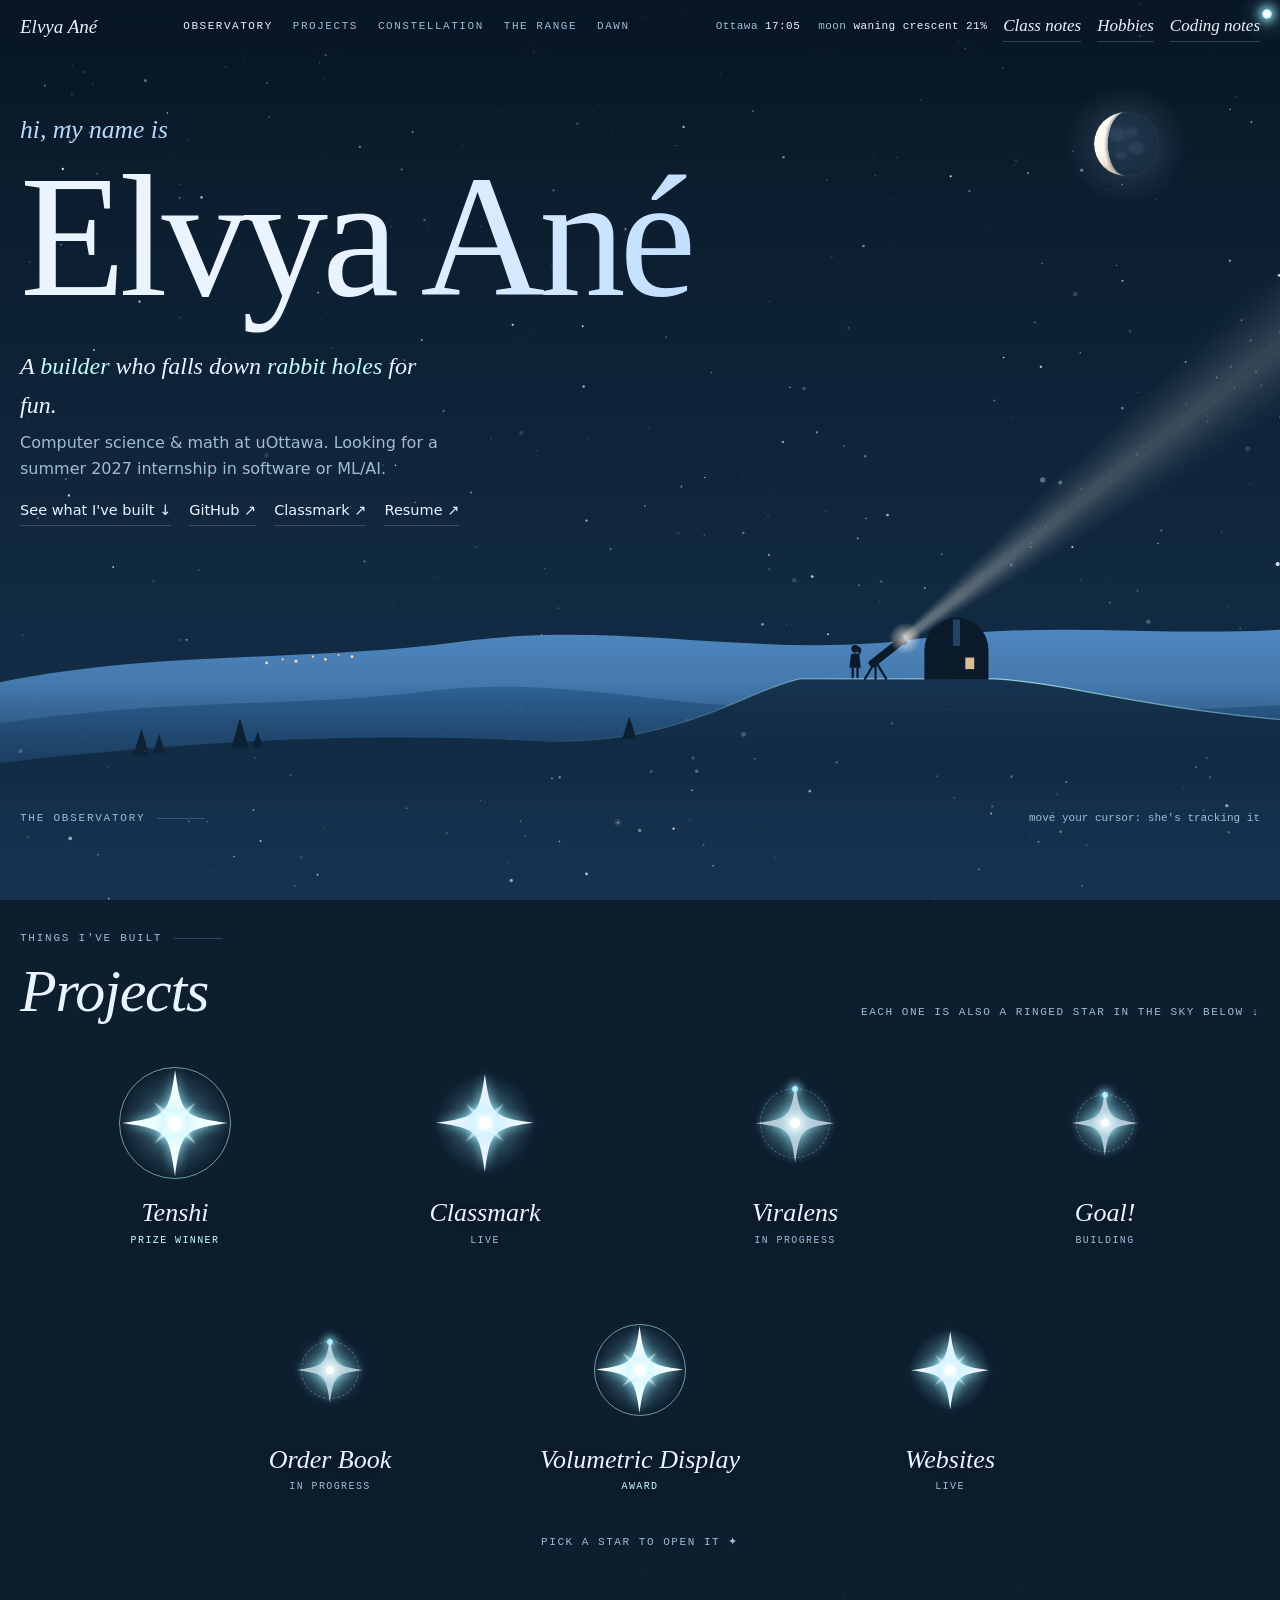
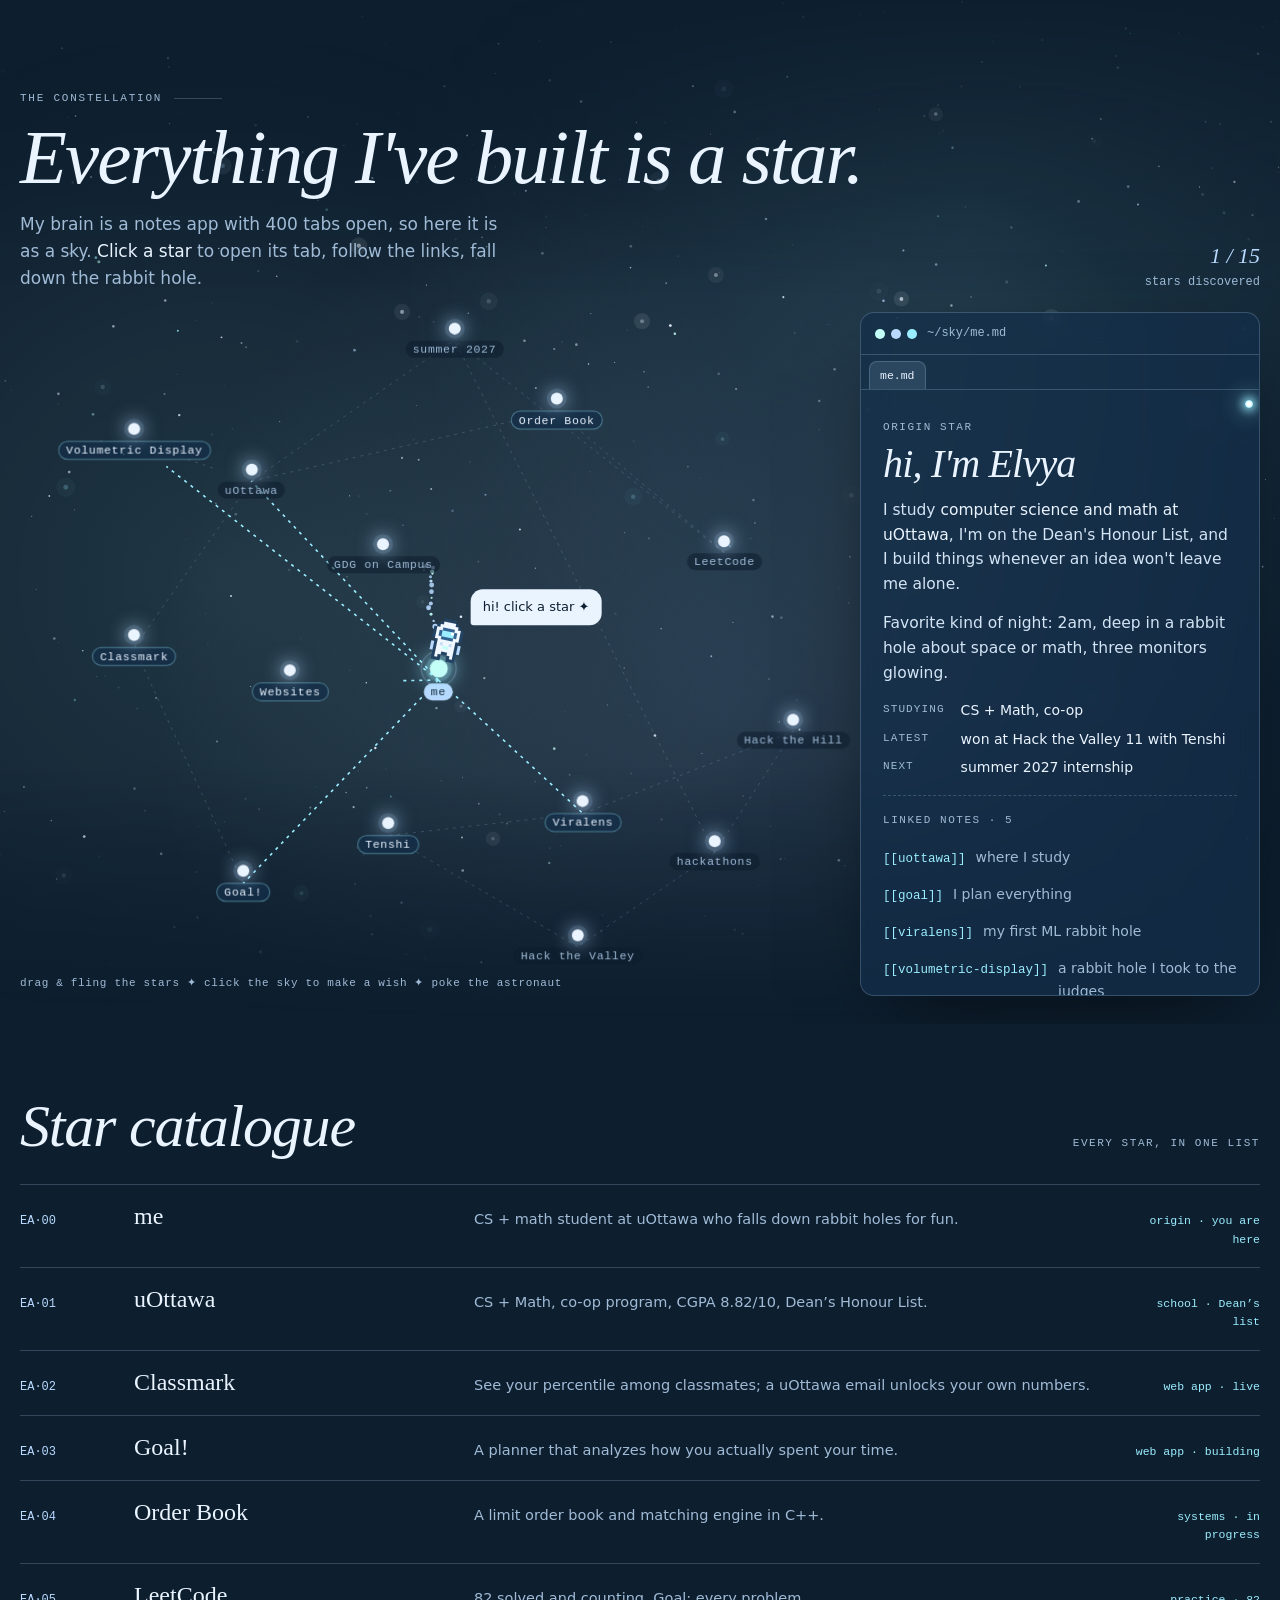
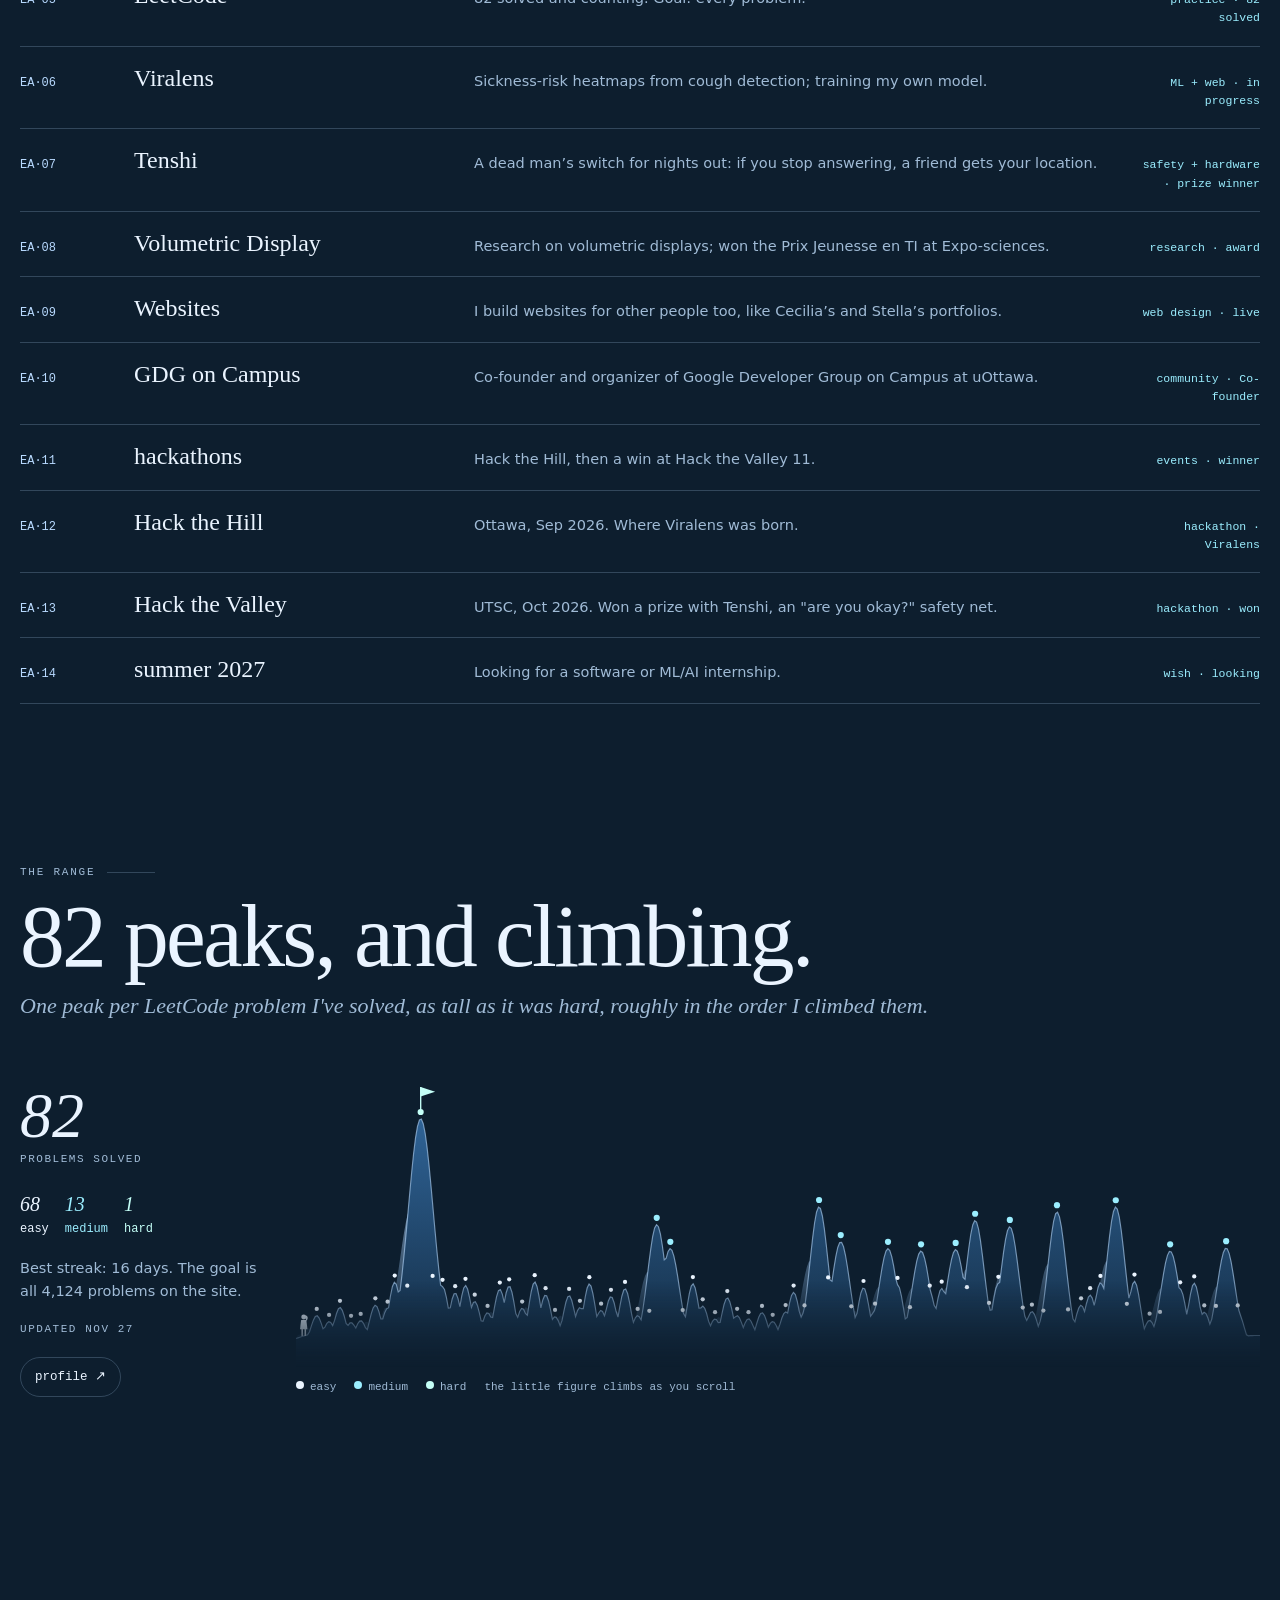
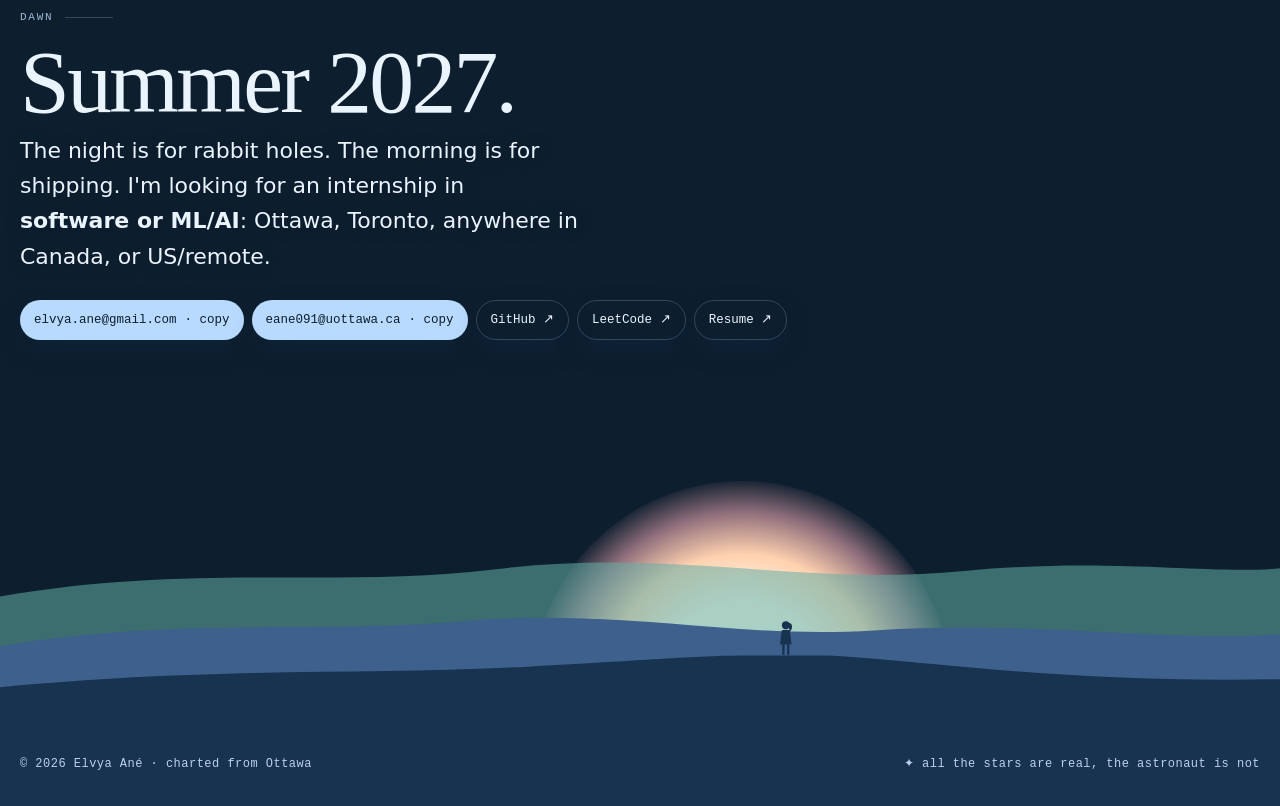
<file: index.html>
<!doctype html><html lang="en"><head><meta charset="utf-8">
<meta http-equiv="Content-Security-Policy" content="default-src 'none'; script-src 'self'; style-src 'self' 'unsafe-inline' https://fonts.googleapis.com; font-src https://fonts.gstatic.com; img-src 'self' data:; connect-src 'self'; manifest-src 'self'; base-uri 'none'; form-action 'none'; object-src 'none'">
<meta name="referrer" content="strict-origin-when-cross-origin">
<meta name=viewport content="width=device-width,initial-scale=1,viewport-fit=cover"><style>:root{color-scheme:light;box-sizing:border-box;padding-top:env(safe-area-inset-top,0px);padding-bottom:env(safe-area-inset-bottom,0px)}html{scroll-padding-top:env(safe-area-inset-top,0px)}body{margin:0;padding:0;font:14px -apple-system,BlinkMacSystemFont,sans-serif;background:#ffffff;color:#000000}img{max-width:100%}[hidden]:not([hidden=until-found i]){display:none!important}</style><link rel="icon" type="image/png" sizes="64x64" href="icons/favicon-64.png"><link rel="apple-touch-icon" href="icons/apple-touch-icon.png"><link rel="manifest" href="manifest.webmanifest"><script src="js/moon.js"></script>
<title>Elvya Ané</title>
<link rel="preconnect" href="https://fonts.googleapis.com">
<link rel="stylesheet" href="https://fonts.googleapis.com/css2?family=Fraunces:ital,opsz,wght,SOFT,WONK@0,9..144,400..600,100,1;1,9..144,300..600,100,1&family=Geist:wght@400;500&family=Geist+Mono:wght@400;500&display=swap">
<style>

:root{
  --night:#0d1e2e;
  --dusk:#1e4266;
  --haze:#4f84b8;
  --lav:#b8daff;
  --sky:#9beeff;
  --rose:#c4fff7;
  --mist:#eaf4ff;
  --dim:#a0bbd6;
  --line:rgba(184,218,255,.22);
  --glass:rgba(20,47,74,.72);
  --f-display:"Fraunces", "Iowan Old Style", Georgia, serif;
  --f-body:"Geist", ui-sans-serif, system-ui, -apple-system, "Segoe UI", sans-serif;
  --f-mono:"Geist Mono", ui-monospace, "SF Mono", Menlo, Consolas, monospace;
  color-scheme: dark;
}
*{box-sizing:border-box}
html{background:var(--night)}
body{background:var(--night);color:var(--mist);font-family:var(--f-body);font-size:16px;line-height:1.6;-webkit-font-smoothing:antialiased;overflow-x:hidden}
::selection{background:var(--lav);color:var(--night)}
/* scrollbars hidden; a glowing dot (js/scrolldot.js) shows scroll position instead */
html,.body{scrollbar-width:none}
html::-webkit-scrollbar,.body::-webkit-scrollbar{display:none}
.sdot{position:fixed;top:0;right:8px;width:10px;height:10px;margin-top:-5px;border-radius:50%;background:radial-gradient(circle,#ffffff 0 35%,var(--sky) 70%);
  box-shadow:0 0 8px 3px rgba(155,238,255,.8),0 0 22px 6px rgba(155,238,255,.4);pointer-events:none;z-index:60;
  opacity:0;transition:opacity .3s;will-change:transform}
.sdot.on{opacity:1}
.win .sdot{position:absolute;right:6px;width:8px;height:8px;margin-top:-4px;z-index:2}
a{color:inherit}
:focus-visible{outline:2px solid var(--sky);outline-offset:3px;border-radius:4px}
.mono{font-family:var(--f-mono);font-size:12px;letter-spacing:.04em}
.lab{font-family:var(--f-mono);font-size:11px;letter-spacing:.14em;text-transform:uppercase;color:var(--dim)}
.disp{font-family:var(--f-display);font-variation-settings:"SOFT" 100,"WONK" 1}


.sky{position:relative;background:
  radial-gradient(120% 60% at 50% 115%, rgba(196,255,247,.35), transparent 60%),
  radial-gradient(80% 50% at 85% 100%, rgba(155,238,255,.25), transparent 60%),
  linear-gradient(180deg, #0a1927 0%, var(--dusk) 52%, var(--haze) 88%, #76a6d8 100%);
  padding-left:max(20px,env(safe-area-inset-left,0px));padding-right:max(20px,env(safe-area-inset-right,0px));padding-block:20px 28px;overflow:hidden}
#stars{position:absolute;inset:0;width:100%;height:100%;-webkit-mask-image:linear-gradient(180deg,transparent 0,#000000 340px,#000000 calc(100% - 260px),transparent 100%);mask-image:linear-gradient(180deg,transparent 0,#000000 340px,#000000 calc(100% - 260px),transparent 100%)}
.top{position:relative;z-index:3;display:flex;justify-content:space-between;align-items:center;gap:14px;flex-wrap:wrap;max-width:1320px;margin:0 auto}
.top .me{font-family:var(--f-mono);font-size:13px}
.hud{display:flex;gap:18px;flex-wrap:wrap;color:var(--dim)}
.hud b{color:var(--mist);font-weight:500}
.intro{position:relative;z-index:3;max-width:1320px;margin:34px auto 0;display:grid;grid-template-columns:minmax(0,1fr) auto;gap:20px;align-items:end}
.intro h1{font-family:var(--f-display);font-variation-settings:"SOFT" 100,"WONK" 1;font-style:italic;font-weight:400;font-size:clamp(56px,9vw,124px);line-height:.88;letter-spacing:-.03em;margin:0;
  background:linear-gradient(100deg,var(--mist) 20%,var(--lav) 55%,var(--sky) 90%);-webkit-background-clip:text;background-clip:text;color:transparent}
.intro p{margin:16px 0 0;max-width:46ch;color:var(--dim);font-size:17px}
.intro p b{color:var(--mist);font-weight:500}
.found{font-family:var(--f-mono);font-size:12px;color:var(--dim);text-align:right;white-space:nowrap}
.found b{color:var(--lav);font-size:22px;font-weight:500;font-family:var(--f-display);font-style:italic}

.desk{position:relative;z-index:3;max-width:1320px;margin:20px auto 0;display:grid;grid-template-columns:minmax(0,1fr) 400px;gap:24px;align-items:stretch}
.stage{position:relative;height:min(76vh,700px);min-height:520px}
#links{position:absolute;inset:0;width:100%;height:100%;overflow:visible;pointer-events:none}
#links line{stroke:var(--lav);stroke-opacity:.18;stroke-width:1;stroke-dasharray:3 5;vector-effect:non-scaling-stroke;transition:stroke-opacity .5s}
#links line.lit{stroke-opacity:.75;stroke-dasharray:none}
#links line.hot{stroke:var(--sky);stroke-opacity:1;stroke-width:1.6}

.star::before{content:"";position:absolute;inset:-14px -10px;border-radius:40px}
.star{position:absolute;left:0;top:0;background:none;border:0;padding:16px 18px;cursor:grab;touch-action:none;transition:opacity .35s;will-change:transform;color:var(--mist);display:flex;flex-direction:column;align-items:center;gap:6px;z-index:2}
.star .dot{width:12px;height:12px;border-radius:50%;background:var(--mist);box-shadow:0 0 0 4px rgba(184,218,255,.14),0 0 18px 4px rgba(184,218,255,.55);transition:transform .3s cubic-bezier(.3,1.6,.5,1),box-shadow .3s;position:relative}
.star .dot::after{content:"";position:absolute;inset:-9px;border-radius:50%;border:1px solid rgba(184,218,255,.35);opacity:0;transform:scale(.6);transition:.4s}
.star.big .dot{width:18px;height:18px;background:#ffffff;box-shadow:0 0 0 6px rgba(196,255,247,.18),0 0 28px 8px rgba(196,255,247,.55)}
.star .lbl{font-family:var(--f-mono);font-size:11.5px;letter-spacing:.06em;white-space:nowrap;padding:2px 7px;border-radius:20px;background:rgba(13,30,46,.55);color:var(--dim);transition:color .2s,background .2s}
.star:hover .dot{transform:scale(1.35)}
.star:hover .lbl,.star.seen .lbl{color:var(--mist)}
.star.seen .dot{background:var(--sky);box-shadow:0 0 0 4px rgba(155,238,255,.18),0 0 20px 6px rgba(155,238,255,.6)}
.star.big.seen .dot{background:var(--rose)}
.star.on .dot::after{opacity:1;transform:scale(1);animation:ring 2.4s ease-out infinite}
.star.on .lbl{background:var(--lav);color:var(--night)}
.star.drag{cursor:grabbing}.star.drag .dot{transform:scale(1.6)}
.stage.focus .star.dim{opacity:.28}
#links line.dim{stroke-opacity:.05}
.body.enter{animation:enter .45s cubic-bezier(.2,.8,.2,1)}
@keyframes enter{from{opacity:.0;transform:translateY(10px)}}
.found b.pop{animation:pop .5s cubic-bezier(.3,1.8,.5,1)}
@keyframes pop{40%{transform:scale(1.35);color:var(--rose)}}
.found b{display:inline-block}
#fx{position:absolute;inset:0;width:100%;height:100%;z-index:6;pointer-events:none}
.star .dot{transition:transform .3s cubic-bezier(.3,1.6,.5,1),box-shadow .3s,opacity .3s}
.star.launch .dot{transform:scale(.25);opacity:.25}
.tab{transition:opacity .2s,transform .2s}
.tab.pending{opacity:0;transform:scale(.5) translateY(6px)}
.tab.landed{animation:land .7s cubic-bezier(.3,1.6,.5,1)}
@keyframes land{0%{transform:scale(.5);box-shadow:0 0 0 0 rgba(155,238,255,.9);background:rgba(155,238,255,.5)}60%{transform:scale(1.08);box-shadow:0 0 24px 6px rgba(184,218,255,.6)}100%{transform:none;box-shadow:none}}
.win.glow{animation:wglow .9s ease-out}
@keyframes wglow{0%{border-color:var(--sky);box-shadow:0 0 0 1px var(--sky),0 0 60px 4px rgba(155,238,255,.35),0 30px 80px -30px rgba(0,0,0,.6)}100%{}}
@keyframes ring{0%{transform:scale(.7);opacity:1}100%{transform:scale(1.9);opacity:0}}


#naut{position:absolute;left:0;top:0;z-index:4;width:36px;height:42px;cursor:pointer;background:none;border:0;padding:0;will-change:transform}
#naut canvas{width:36px;height:42px;image-rendering:pixelated;animation:bob 2.6s ease-in-out infinite;display:block}
@keyframes bob{50%{transform:translateY(-6px) rotate(-6deg)}}
#bubble{position:absolute;left:0;top:0;z-index:5;width:max-content;max-width:230px;padding:9px 12px;border-radius:12px 12px 12px 3px;background:var(--mist);color:var(--night);font-size:13px;line-height:1.4;pointer-events:none;opacity:0;transition:opacity .3s}
#bubble.show{opacity:1}
.hint{position:absolute;left:0;bottom:4px;z-index:3;color:var(--dim);font-family:var(--f-mono);font-size:11px;letter-spacing:.06em}


.win{background:var(--glass);-webkit-backdrop-filter:blur(14px);backdrop-filter:blur(14px);border:1px solid var(--line);border-radius:14px;display:flex;flex-direction:column;min-height:0;height:min(76vh,700px);min-height:520px;overflow:hidden;box-shadow:0 30px 80px -30px rgba(0,0,0,.6)}
.bar{display:flex;align-items:center;gap:10px;padding:11px 14px;border-bottom:1px solid var(--line)}
.lights{display:flex;gap:6px}
.lights i{width:10px;height:10px;border-radius:50%;background:var(--rose)}
.lights i:nth-child(2){background:var(--lav)}.lights i:nth-child(3){background:var(--sky)}
.path{font-family:var(--f-mono);font-size:12px;color:var(--dim);overflow:hidden;text-overflow:ellipsis;white-space:nowrap}
.tabs{display:flex;gap:2px;padding:6px 8px 0;overflow-x:auto;border-bottom:1px solid var(--line);scrollbar-width:none}
.tabs::-webkit-scrollbar{display:none}
.tab{flex:none;display:flex;align-items:center;gap:8px;font-family:var(--f-mono);font-size:11.5px;color:var(--dim);background:transparent;border:1px solid transparent;border-bottom:0;border-radius:8px 8px 0 0;padding:7px 10px;cursor:pointer}
.tab.on{background:rgba(184,218,255,.12);color:var(--mist);border-color:var(--line)}
.tab .x{opacity:.5;padding:0 2px}
.tab .x:hover{opacity:1;color:var(--rose)}
.body{padding:22px 22px 24px;overflow-y:auto;flex:1;min-height:0}
.body h2{font-family:var(--f-display);font-variation-settings:"SOFT" 100,"WONK" 1;font-style:italic;font-weight:400;font-size:40px;line-height:1;letter-spacing:-.02em;margin:6px 0 14px}
.body p{margin:0 0 14px;color:#d3e4f5;font-size:15.5px}
.body p b{color:var(--mist);font-weight:500}
.chips{display:flex;flex-wrap:wrap;gap:6px;margin:4px 0 16px}
.chips span{font-family:var(--f-mono);font-size:11px;padding:3px 9px;border-radius:20px;background:rgba(155,238,255,.1);color:var(--sky);border:1px solid rgba(155,238,255,.2)}
.kv{display:grid;grid-template-columns:auto 1fr;gap:6px 16px;font-size:14px;margin:4px 0 16px}
.kv dt{font-family:var(--f-mono);font-size:11px;letter-spacing:.1em;text-transform:uppercase;color:var(--dim);padding-top:2px}
.kv dd{margin:0}
.btn{display:inline-flex;align-items:center;gap:8px;font-family:var(--f-mono);font-size:12.5px;text-decoration:none;padding:9px 14px;border-radius:30px;background:var(--lav);color:var(--night);border:0;cursor:pointer;transition:background .2s,transform .2s}
.btn:hover{background:var(--sky);transform:translateY(-1px)}
.btn.ghost{background:transparent;color:var(--mist);border:1px solid var(--line)}
.btn.ghost:hover{border-color:var(--sky);background:transparent}
.btns{display:flex;flex-wrap:wrap;gap:8px;margin-bottom:18px}
.back{margin-top:8px;padding-top:16px;border-top:1px dashed var(--line)}
.back .lab{display:block;margin-bottom:10px}
.backlink{display:flex;gap:10px;align-items:baseline;width:100%;text-align:left;background:none;border:0;color:var(--mist);padding:7px 0;cursor:pointer;font:inherit;font-size:14px}
.backlink b{font-family:var(--f-mono);font-weight:400;font-size:12.5px;color:var(--sky);white-space:nowrap}
.backlink span{color:var(--dim)}
.backlink:hover b{text-decoration:underline}


.cat{max-width:1320px;margin:0 auto;padding-block:72px 40px;padding-left:max(20px,env(safe-area-inset-left,0px));padding-right:max(20px,env(safe-area-inset-right,0px))}
.cat-head{display:flex;justify-content:space-between;align-items:baseline;gap:16px;flex-wrap:wrap;margin-bottom:28px}
.cat-head h2{font-family:var(--f-display);font-variation-settings:"SOFT" 100,"WONK" 1;font-style:italic;font-weight:400;font-size:clamp(36px,5vw,60px);margin:0;line-height:1;letter-spacing:-.02em}
.cat ol{list-style:none;margin:0;padding:0;border-top:1px solid var(--line)}
.cat li{display:grid;grid-template-columns:90px minmax(0,1fr) minmax(0,2fr) 130px;gap:8px 24px;padding:18px 0;border-bottom:1px solid var(--line);align-items:baseline;cursor:pointer;transition:background .2s}
.cat li:hover{background:rgba(184,218,255,.05)}
.cat .des{font-family:var(--f-mono);font-size:12px;color:var(--lav)}
.cat .nm{font-family:var(--f-display);font-variation-settings:"SOFT" 100,"WONK" 1;font-size:24px;line-height:1.1}
.cat .ds{color:var(--dim);font-size:14.5px}
.cat .st{font-family:var(--f-mono);font-size:11.5px;color:var(--sky);text-align:right}
footer{max-width:1320px;margin:0 auto;display:flex;justify-content:space-between;gap:16px;flex-wrap:wrap;padding-block:24px 40px;border-top:1px solid var(--line);color:var(--dim);
  padding-left:max(20px,env(safe-area-inset-left,0px));padding-right:max(20px,env(safe-area-inset-right,0px))}

@media (max-width:980px){
  .desk{grid-template-columns:1fr}
  .stage{height:640px;min-height:0}
  .win{height:auto;min-height:0;max-height:none}
  .body{overflow:visible}
  .cat li{grid-template-columns:70px minmax(0,1fr) auto}
  .cat .ds{grid-column:2/-1}
  .intro{grid-template-columns:1fr}
  .found{text-align:left}
}
@media (max-width:520px){
  .hud span:nth-child(2){display:none}
  .star .lbl{font-size:10.5px}
}


#atmo{position:fixed;inset:0;z-index:0;background:linear-gradient(180deg,#091725,#153350)}
#night{position:fixed;inset:0;width:100%;height:100%;z-index:0;pointer-events:none}
.plate,.sky,.cat,footer{position:relative;z-index:1}
.sky{background:transparent;padding-block:96px 28px}
.nav{position:fixed;top:0;left:0;right:0;z-index:20;display:flex;justify-content:space-between;align-items:center;gap:16px;
  padding-block:calc(12px + env(safe-area-inset-top,0px)) 12px;padding-left:max(20px,env(safe-area-inset-left,0px));padding-right:max(20px,env(safe-area-inset-right,0px));
  background:transparent;isolation:isolate}
.nav::before{content:"";position:absolute;left:0;right:0;top:0;height:calc(100% + 56px);z-index:-1;pointer-events:none;
  background:linear-gradient(180deg,rgba(9,23,37,calc(var(--navA,.82)*.75)) 0%,rgba(9,23,37,calc(var(--navA,.82)*.35)) 45%,rgba(9,23,37,0) 100%);
  -webkit-backdrop-filter:blur(6px);backdrop-filter:blur(6px);
  -webkit-mask-image:linear-gradient(180deg,#000000 0%,rgba(0,0,0,.6) 45%,transparent 100%);mask-image:linear-gradient(180deg,#000000 0%,rgba(0,0,0,.6) 45%,transparent 100%)}
.nav .me{font-family:var(--f-display);font-variation-settings:"SOFT" 100,"WONK" 1;font-style:italic;font-size:19px;text-decoration:none}
.nav nav{display:flex;gap:20px}
.nav nav a{font-family:var(--f-mono);font-size:11px;letter-spacing:.14em;text-transform:uppercase;color:var(--dim);text-decoration:none;transition:color .2s}
.nav nav a i{font-style:normal;color:var(--lav);opacity:.7;margin-right:6px}
.nav nav a:hover,.nav nav a.on{color:var(--mist)}
.nav .hud{font-size:11px}
.navr{display:flex;align-items:center;gap:16px}
.notesbtn{font-family:var(--f-display);font-variation-settings:"SOFT" 100,"WONK" 1;font-style:italic;font-size:17px;text-decoration:none;color:var(--mist);padding:0 0 2px;border-bottom:1px solid var(--line);white-space:nowrap;transition:border-color .2s,color .2s}
.notesbtn:hover{border-color:var(--sky);color:var(--sky)}
.chart{font-family:var(--f-mono);font-size:11px;letter-spacing:.16em;text-transform:uppercase;color:var(--dim);display:flex;align-items:center;gap:12px}
.chart::after{content:"";width:48px;height:1px;background:var(--line)}
.wrap{max-width:1320px;margin:0 auto;padding-left:max(20px,env(safe-area-inset-left,0px));padding-right:max(20px,env(safe-area-inset-right,0px))}
.disp-i{font-family:var(--f-display);font-variation-settings:"SOFT" 100,"WONK" 1;font-style:italic;font-weight:400}


.p1{min-height:92svh;display:flex;flex-direction:column;justify-content:flex-end;padding-top:110px;overflow:hidden}
.p1 .copy{position:relative;z-index:3;width:100%}
.hello{font-size:clamp(20px,2vw,26px);color:var(--lav);margin:0 0 4px}
.p1 h1{font-family:var(--f-display);font-variation-settings:"SOFT" 100,"WONK" 1;font-weight:400;font-size:clamp(76px,13.5vw,196px);line-height:.95;padding-bottom:.22em;margin:0 0 -.16em;letter-spacing:-.035em;
  background:linear-gradient(100deg,var(--mist) 25%,var(--lav) 60%,var(--sky) 95%);-webkit-background-clip:text;background-clip:text;color:transparent;text-wrap:balance}
.p1 .tag{font-size:clamp(18px,2vw,24px);margin:18px 0 6px;max-width:34ch}
.p1 .tag em{color:var(--rose)}
.p1 .sub{color:var(--dim);margin:0 0 18px;max-width:46ch}
.links{display:flex;flex-wrap:wrap;gap:18px}
.links a{font-size:14.5px;text-decoration:none;border-bottom:1px solid var(--line);padding-bottom:2px;transition:border-color .2s,color .2s}
.links a:hover{border-color:var(--sky);color:var(--sky)}
#beamc{position:absolute;inset:0;width:100%;height:100%;z-index:4;pointer-events:none;mix-blend-mode:screen}
#moonsvg{position:absolute;top:80px;right:max(16px,7vw);width:clamp(96px,10vw,150px);height:auto;z-index:2}
.land{position:relative;width:100%;height:clamp(230px,40vh,430px);margin-top:-40px;z-index:2}
.land svg{position:absolute;inset:0;width:100%;height:100%;overflow:visible;-webkit-mask-image:linear-gradient(180deg,#000000 55%,transparent 100%);mask-image:linear-gradient(180deg,#000000 55%,transparent 100%)}
.land .lyr{transition:transform .6s cubic-bezier(.2,.7,.2,1)}
.land .cap{position:absolute;left:max(20px,env(safe-area-inset-left,0px));bottom:18px;z-index:3}
.land .cap2{position:absolute;right:max(20px,env(safe-area-inset-right,0px));bottom:18px;z-index:3;font-family:var(--f-mono);font-size:11px;color:var(--dim)}


.intro h2{font-family:var(--f-display);font-variation-settings:"SOFT" 100,"WONK" 1;font-style:italic;font-weight:400;font-size:clamp(44px,6vw,84px);line-height:.95;letter-spacing:-.025em;margin:14px 0 0}


.p3{padding-block:120px 72px}
.p3 h2,.p4 h2{font-family:var(--f-display);font-variation-settings:"SOFT" 100,"WONK" 1;font-weight:400;font-size:clamp(48px,7vw,104px);line-height:.92;letter-spacing:-.03em;margin:14px 0 10px;text-wrap:balance}
.p3 .lede{font-size:clamp(18px,1.8vw,22px);color:var(--dim);margin:0 0 36px}
.range{display:grid;grid-template-columns:240px minmax(0,1fr);gap:36px;align-items:end}
.tally{display:grid;gap:18px}
.tally .n{font-family:var(--f-display);font-variation-settings:"SOFT" 100,"WONK" 1;font-style:italic;font-size:64px;line-height:.9;font-variant-numeric:tabular-nums}
.tally .row3{display:flex;gap:16px;font-family:var(--f-mono);font-size:12px;color:var(--dim)}
.tally .row3 b{font-weight:500;display:block;font-size:20px;font-family:var(--f-display);font-style:italic}
.tally .e{color:var(--mist)}.tally .m{color:var(--sky)}.tally .h{color:var(--rose)}
.tally p{margin:0;color:var(--dim);font-size:14.5px}
.ridgebox{position:relative;min-width:0}
#ridge{width:100%;height:auto;display:block;overflow:visible;cursor:crosshair;-webkit-mask-image:linear-gradient(180deg,#000000 72%,transparent 100%);mask-image:linear-gradient(180deg,#000000 72%,transparent 100%)}
#tip{position:absolute;left:0;top:0;pointer-events:none;font-family:var(--f-mono);font-size:11.5px;padding:5px 9px;border-radius:8px;background:var(--mist);color:var(--night);white-space:nowrap;opacity:0;transition:opacity .15s}
.legend{display:flex;gap:18px;font-family:var(--f-mono);font-size:11px;color:var(--dim);margin-top:12px;flex-wrap:wrap}
.legend i{display:inline-block;width:8px;height:8px;border-radius:50%;margin-right:6px;vertical-align:1px}


.p4{min-height:96svh;position:relative;overflow:hidden;padding-top:140px}
.p4 .copy{position:relative;z-index:3}
.p4 p{font-size:clamp(18px,1.8vw,22px);max-width:40ch;margin:0 0 26px;text-shadow:0 1px 18px rgba(20,48,80,.35)}
.p4 .btn{box-shadow:0 10px 30px -10px rgba(20,48,80,.6)}
#sun{position:absolute;left:58%;bottom:0;width:min(420px,70vw);aspect-ratio:1;border-radius:50%;transform:translate(-50%,40%);z-index:1;
  background:radial-gradient(circle at 50% 50%,#fff6e8 0 30%,#ffd2b0 46%,rgba(255,180,190,.55) 60%,rgba(170,255,244,0) 72%)}
.horizon{position:absolute;left:0;right:0;bottom:0;height:clamp(160px,30vh,300px);z-index:2}
.horizon svg{width:100%;height:100%;display:block}
footer{max-width:none;border-top:0;margin-top:-2px;background:#183350;color:#b9d1ec;
  padding-left:max(20px,env(safe-area-inset-left,0px),calc((100% - 1280px)/2));padding-right:max(20px,env(safe-area-inset-right,0px),calc((100% - 1280px)/2))}

@media (max-width:980px){
  .nav nav{display:none}
  .range{grid-template-columns:1fr}
  .tally{grid-template-columns:auto 1fr;align-items:end}
}
@media (max-width:520px){.nav .hud span:nth-child(2){display:none}.navr{gap:10px}.nav .me{white-space:nowrap}.tally{grid-template-columns:1fr}}


.cap2 .tch{display:none}
@media (hover:none){.cap2 .hov{display:none}.cap2 .tch{display:inline}}
@media (max-width:600px){
  .land .cap{bottom:44px}
  .land .cap2{left:max(20px,env(safe-area-inset-left,0px));right:auto;bottom:18px}
  .cat li{grid-template-columns:52px minmax(0,1fr);gap:4px 14px;padding:16px 0}
  .cat .des{grid-column:1;grid-row:1}
  .cat .nm,.cat .ds,.cat .st{grid-column:2}
  .cat .st{text-align:left}
  .p4 .btns{gap:10px}
}
@media (prefers-reduced-motion:reduce){*{animation:none!important;transition:none!important}}

/* projects shelf: the builds, up front, before the sky */
.shelf{position:relative;z-index:1;max-width:1320px;margin:0 auto;padding-block:84px 8px;padding-left:max(20px,env(safe-area-inset-left,0px));padding-right:max(20px,env(safe-area-inset-right,0px))}
.shelf .cat-head{align-items:end}
.shelf .cat-head h2{margin-top:14px}
/* each project is a star on the shelf; click one and it slides aside to show its notes */
.pshelf{display:flex;flex-wrap:wrap;justify-content:center;row-gap:30px;margin-top:20px}
.pstar{flex:0 0 25%;min-width:0;--px:calc(var(--s)*118px);position:relative;padding:150px 10px 20px;display:flex;flex-direction:column;align-items:center;background:none;border:0;border-radius:18px;cursor:pointer;color:var(--mist);font:inherit}
.ps-art{position:absolute;left:50%;top:74px;width:0;height:0;pointer-events:none;transition:top .3s cubic-bezier(.3,1.6,.5,1);animation:psfloat var(--fd,7s) ease-in-out var(--fo,0s) infinite}
.ps-art>*{position:absolute;left:0;top:0}
.pstar:hover .ps-art{top:68px;animation-play-state:paused}
@keyframes psfloat{0%,100%{translate:0 0;rotate:0deg}25%{translate:var(--fx) -9px;rotate:4deg}50%{translate:0 -15px;rotate:0deg}75%{translate:calc(var(--fx)*-1) -6px;rotate:-4deg}}
.ps-glow{width:var(--px);height:var(--px);margin:calc(var(--px)/-2) 0 0 calc(var(--px)/-2);border-radius:50%;background:radial-gradient(circle,rgba(196,255,247,.55) 0,rgba(155,238,255,.22) 28%,transparent 66%);animation:pstw 3.4s ease-in-out var(--d) infinite}
.ps-core{width:calc(var(--px)*.11);height:calc(var(--px)*.11);margin:calc(var(--px)*-.055) 0 0 calc(var(--px)*-.055);border-radius:50%;background:#ffffff;box-shadow:0 0 10px 3px #ffffff,0 0 26px 8px rgba(155,238,255,.7);transition:transform .3s}
.pstar:hover .ps-core,.pstar.sel .ps-core{transform:scale(1.5)}
.ps-ray{width:calc(var(--px)*.9);height:calc(var(--px)*.9);margin:calc(var(--px)*-.45) 0 0 calc(var(--px)*-.45);fill:#eaf4ff;filter:drop-shadow(0 0 6px rgba(155,238,255,.9));animation:psspin 18s linear infinite,pstw 2.6s ease-in-out var(--d) infinite}
.ps-ray2{transform:rotate(45deg) scale(.55);opacity:.7;animation:psspin2 26s linear infinite reverse}
.ps-ring{width:calc(var(--px)*.95);height:calc(var(--px)*.95);margin:calc(var(--px)*-.475) 0 0 calc(var(--px)*-.475);border-radius:50%;border:1px solid rgba(196,255,247,.55);animation:psring 3.2s ease-out var(--d) infinite}
.pstar.award .ps-ray{fill:#f4fffd}
.pstar.forming .ps-ray{opacity:.75;animation:psspin 30s linear infinite,psform 2.2s ease-in-out var(--d) infinite}
.ps-orbit{width:calc(var(--px)*.8);height:calc(var(--px)*.8);margin:calc(var(--px)*-.4) 0 0 calc(var(--px)*-.4);border-radius:50%;border:1px dashed rgba(184,218,255,.35);animation:psspin 7s linear infinite}
.ps-orbit i{position:absolute;left:50%;top:-3px;width:6px;height:6px;margin-left:-3px;border-radius:50%;background:var(--sky);box-shadow:0 0 8px 2px var(--sky)}
@keyframes pstw{50%{opacity:.55;transform:scale(.86)}}
@keyframes psform{50%{opacity:.35;transform:scale(.7) rotate(20deg)}}
@keyframes psspin{to{transform:rotate(360deg)}}
@keyframes psspin2{from{transform:rotate(45deg) scale(.55)}to{transform:rotate(405deg) scale(.55)}}
@keyframes psring{0%{transform:scale(.5);opacity:.9}100%{transform:scale(1.6);opacity:0}}
.ps-lbl{font-family:var(--f-display);font-variation-settings:"SOFT" 100,"WONK" 1;font-style:italic;font-size:26px;line-height:1.1;text-align:center;text-shadow:0 1px 14px rgba(9,23,37,.9);transition:color .2s}
.ps-lbl em{display:block;margin-top:7px;font-family:var(--f-mono);font-style:normal;font-size:10px;letter-spacing:.14em;text-transform:uppercase;color:var(--dim)}
.pstar.award .ps-lbl em{color:var(--rose)}
.pstar:hover .ps-lbl{color:var(--sky)}
.phint{text-align:center;margin:22px 0 0}
.pshelf.open{display:grid;grid-template-columns:300px minmax(0,1fr);column-gap:56px;align-items:start}
.pshelf.open .pstar:not(.sel){display:none}
.pshelf.open .pstar.sel{--px:calc(var(--s)*200px);padding-top:250px;position:sticky;top:90px}
.pshelf.open .pstar.sel .ps-art{top:120px}
.pshelf.open .pstar.sel .ps-lbl{font-size:34px}
.pshelf.open+.phint{visibility:hidden}
.pinfo{padding-top:24px;max-width:66ch;min-width:0}
.pinfo h2{font-family:var(--f-display);font-variation-settings:"SOFT" 100,"WONK" 1;font-style:italic;font-weight:400;font-size:clamp(44px,5vw,68px);line-height:1;letter-spacing:-.02em;margin:10px 0 18px}
.pinfo p{margin:0 0 16px;color:#d3e4f5;font-size:17px;line-height:1.65}
.pinfo p b{color:var(--mist);font-weight:500}
.pinfo .kv{font-size:15px}
.pback,.psky{background:none;border:0;padding:0;cursor:pointer;font-family:var(--f-mono);font-size:12px;letter-spacing:.1em;text-transform:uppercase;color:var(--dim);transition:color .2s}
.pback{display:block;margin-bottom:22px}
.psky{margin-top:6px;color:var(--sky)}
.pback:hover,.psky:hover{color:var(--mist)}
.pgal{margin:30px 0 26px}
.pgal-grid{display:flex;justify-content:center;align-items:flex-start;flex-wrap:wrap;margin-top:16px;padding:26px 0 30px}
.pgal-ph{position:relative;flex:0 0 35%;padding:10px 10px 0;margin:0 -.3%;background:#f3eee4;border:0;border-radius:3px;color:#24364a;font:inherit;cursor:zoom-in;box-shadow:0 18px 34px -12px rgba(0,0,0,.85);transition:transform .45s cubic-bezier(.2,.8,.2,1),box-shadow .35s}
.pgal-ph.tall{flex-basis:28%}
.pgal-ph img{display:block;width:100%;height:auto;aspect-ratio:var(--ar);object-fit:contain;border-radius:1px;background:#0a1826;filter:saturate(.95);transition:filter .35s}
.pgal-ph span{display:block;padding:10px 4px 13px;font-family:var(--f-display);font-style:italic;font-variation-settings:"SOFT" 100,"WONK" 1;font-size:17px;line-height:1.2;text-align:center}
.pgal-ph::before{content:'';position:absolute;left:50%;top:-11px;width:72px;height:22px;margin-left:-36px;background:rgba(184,218,255,.45);backdrop-filter:blur(2px);-webkit-backdrop-filter:blur(2px);transform:rotate(-3deg);pointer-events:none}
.pgal-ph[data-k="0"]{transform:rotate(-5deg) translateY(10px);z-index:1}
.pgal-ph[data-k="1"]{transform:rotate(2.5deg) translateY(30px);z-index:2}
.pgal-ph[data-k="2"]{transform:rotate(6deg) translateY(4px);z-index:1}
.pgal-ph:hover,.pgal-ph:focus-visible{transform:rotate(0) translateY(-6px) scale(1.06);z-index:3;box-shadow:0 26px 46px -12px rgba(0,0,0,.9),0 0 34px -6px rgba(155,238,255,.5)}
.pgal-ph:focus-visible{outline:2px solid var(--sky);outline-offset:4px}
.pgal-ph:hover img{filter:none}
.plb{position:fixed;inset:0;z-index:60;display:flex;align-items:center;justify-content:center;padding:56px 72px;background:rgba(7,16,27,.92);backdrop-filter:blur(10px);-webkit-backdrop-filter:blur(10px)}
.plb figure{margin:0;display:flex;flex-direction:column;align-items:center;max-width:100%;max-height:100%}
.plb img{display:block;width:auto;height:auto;max-width:min(100%,1100px);max-height:calc(100vh - 150px);max-height:calc(100dvh - 150px);border-radius:12px;border:1px solid rgba(155,238,255,.25);box-shadow:0 0 60px -10px rgba(155,238,255,.25)}
.plb figcaption{display:flex;gap:16px;justify-content:space-between;width:100%;margin-top:14px;font-family:var(--f-mono);font-size:11px;letter-spacing:.12em;text-transform:uppercase;color:var(--lav)}
.plb-n{color:var(--dim)}
.plb button{position:absolute;background:none;border:0;cursor:pointer;color:var(--mist);font-size:34px;line-height:1;padding:10px 14px;transition:color .2s}
.plb button:hover,.plb button:focus-visible{color:var(--sky)}
.plb-x{top:12px;right:14px;font-size:22px!important}
.plb-p{left:12px;top:50%;translate:0 -50%}
.plb-q{right:12px;top:50%;translate:0 -50%}
@media (max-width:700px){
  .pgal-grid{padding:20px 0 16px;row-gap:26px}
  .pgal-ph{flex-basis:52%;padding:6px 6px 0;margin:0 .6%}
  .pgal-ph.tall{flex-basis:41%}
  .pgal-ph[data-k="2"]{flex-basis:60%;transform:rotate(-3deg)}
  .pgal-ph span{font-size:13px;padding:7px 2px 9px}
  .pgal-ph::before{width:48px;height:15px;margin-left:-24px;top:-8px}
  .plb{padding:56px 12px 40px}
  .plb-p,.plb-q{top:auto;bottom:6px;translate:none}
}
.star.proj .lbl{color:var(--mist);border:1px solid rgba(155,238,255,.4);background:rgba(20,47,74,.75)}
.star.proj.on .lbl{background:var(--lav);color:var(--night);border-color:var(--lav)}
@media (max-width:600px){.shelf{padding-block:64px 0}}
@media (max-width:700px){
  .pshelf{row-gap:20px}
  .pstar{flex-basis:50%;--px:calc(var(--s)*96px);padding-top:122px}
  .ps-art{top:60px}.pstar:hover .ps-art{top:56px}
  .ps-lbl{font-size:21px}
  .pshelf.open{grid-template-columns:1fr}
  .pshelf.open .pstar.sel{--px:calc(var(--s)*110px);position:relative;top:auto;padding:26px 0 26px 128px;align-items:flex-start;min-height:132px;justify-content:center}
  .pshelf.open .pstar.sel .ps-art{left:60px;top:66px}
  .pshelf.open .pstar.sel .ps-lbl,.pshelf.open .pstar.sel .ps-lbl em{text-align:left;font-size:30px}
  .pshelf.open .pstar.sel .ps-lbl em{font-size:10px}
  .pinfo{padding-top:20px}
  .pinfo p{font-size:16px}
}

@media (max-width:440px){.nav .hud{display:none}.notesbtn{font-size:15px}.navr{gap:9px}.nav .me{font-size:17px}}
@media (max-width:370px){.notesbtn{font-size:14px}.navr{gap:7px}}
</style>
</head><body>

<div id="atmo" aria-hidden="true"></div>
<canvas id="night" aria-hidden="true"></canvas>
<svg width="0" height="0" style="position:absolute" aria-hidden="true">
  <symbol id="her" viewBox="0 0 20 40">
    <circle cx="10" cy="6.2" r="4.3"/>
    <path d="M13.4 3.6c2.6.2 4 2.4 3.4 5.6-.4 2-1.6 3.2-2.4 4.4-.3-1.8-.4-3.4-1.4-4.8z"/>
    <path d="M5.4 12.2c1.4-1.2 7.8-1.2 9.2 0l1.8 15.4H3.6z"/>
    <rect x="6" y="27" width="2.6" height="12.4" rx="1.2"/><rect x="11.4" y="27" width="2.6" height="12.4" rx="1.2"/>
  </symbol>
</svg>

<header class="nav">
  <a class="me" href="#observatory">Elvya Ané</a>
  <nav aria-label="Charts">
    <a href="#observatory">Observatory</a><a href="#projects">Projects</a><a href="#constellation">Constellation</a><a href="#range">The range</a><a href="#dawn">Dawn</a>
  </nav>
  <div class="navr"><div class="hud mono"><span>Ottawa <b id="clock">--:--</b></span><span>moon <b id="moon">…</b></span></div><a class="notesbtn" href="notes/">Class notes</a><a class="notesbtn" href="hobbies/">Hobbies</a><a class="notesbtn" href="coding/">Coding notes</a></div>
</header>

<section class="plate p1" id="observatory">
  <canvas id="beamc" aria-hidden="true"></canvas>
  <svg id="moonsvg" viewBox="-80 -80 160 160" role="img" aria-label="Tonight's moon phase">
    <defs>
      <radialGradient id="mHalo"><stop offset=".3" stop-color="#fff1df" stop-opacity=".22"/><stop offset=".55" stop-color="#cce5ff" stop-opacity=".08"/><stop offset="1" stop-color="#b8daff" stop-opacity="0"/></radialGradient>
      <radialGradient id="mLit" cx="-.18" cy="-.22" r="1.15" gradientUnits="objectBoundingBox" fx=".38" fy=".34"><stop offset="0" stop-color="#fffdf8"/><stop offset=".6" stop-color="#fbf4ea"/><stop offset=".92" stop-color="#ece2d6"/><stop offset="1" stop-color="#dcd0c4"/></radialGradient>
      <radialGradient id="mDark" cx=".45" cy=".42" r=".7"><stop offset="0" stop-color="#22394f"/><stop offset="1" stop-color="#172a3d"/></radialGradient>
      <clipPath id="mClip"><path id="moonlit"/></clipPath>
      <filter id="mSoft" x="-20%" y="-20%" width="140%" height="140%"><feGaussianBlur stdDeviation="1.6"/></filter>
    </defs>
    <circle r="78" fill="url(#mHalo)"/>
    <circle r="40" fill="url(#mDark)"/>
    <g opacity=".09" filter="url(#mSoft)" fill="#9ebfe0"><ellipse cx="-12" cy="-12" rx="11" ry="8.5"/><ellipse cx="7" cy="-15" rx="8" ry="6"/><ellipse cx="13" cy="5" rx="10" ry="7.5"/><ellipse cx="-6" cy="14" rx="7" ry="5"/></g>
    <g clip-path="url(#mClip)">
      <circle r="40" fill="url(#mLit)"/>
      <g fill="#c7b9ab" opacity=".32" filter="url(#mSoft)"><ellipse cx="-12" cy="-12" rx="11" ry="8.5"/><ellipse cx="7" cy="-15" rx="8" ry="6"/><ellipse cx="13" cy="5" rx="10" ry="7.5"/><ellipse cx="-6" cy="14" rx="7" ry="5"/><ellipse cx="-19" cy="4" rx="5" ry="7"/></g>
      <g fill="none" stroke="#d6c7b6" stroke-width=".8" opacity=".55"><circle cx="-4" cy="27" r="2.6"/><circle cx="20" cy="-22" r="1.8"/><circle cx="-24" cy="-20" r="1.5"/><circle cx="25" cy="17" r="2"/></g>
      <circle cx="-4" cy="27" r="1.2" fill="#fffaf1" opacity=".7"/>
      <path id="mTerm" fill="none" stroke="#173048" stroke-width="5" opacity=".35" filter="url(#mSoft)"/>
    </g>
    <circle r="40" fill="none" stroke="#fff4e4" stroke-opacity=".08" stroke-width=".6"/>
  </svg>
  <div class="copy wrap">
    <p class="hello disp-i">hi, my name is</p>
    <h1>Elvya Ané</h1>
    <p class="tag disp-i">A <em>builder</em> who falls down <em>rabbit holes</em> for fun.</p>
    <p class="sub">Computer science &amp; math at uOttawa. Looking for a summer 2027 internship in software or ML/AI.</p>
    <div class="links"><a href="#projects">See what I've built ↓</a><a href="https://github.com/ElvyaAne" target="_blank" rel="noopener">GitHub ↗</a><a href="https://classmark.vercel.app" target="_blank" rel="noopener">Classmark ↗</a><a href="resume.pdf?v=18" target="_blank" rel="noopener">Resume ↗</a></div>
  </div>
  <div class="land" id="land">
    <svg viewBox="0 0 1440 420" preserveAspectRatio="xMaxYMax slice" aria-hidden="true">
      <defs>
        <linearGradient id="gFar" x1="0" y1="0" x2="0" y2="1"><stop offset="0" stop-color="#4f87bf"/><stop offset="1" stop-color="#244e78"/></linearGradient>
        <linearGradient id="gMid" x1="0" y1="0" x2="0" y2="1"><stop offset="0" stop-color="#2f6396"/><stop offset="1" stop-color="#153452"/></linearGradient>
        <linearGradient id="gNear" x1="0" y1="0" x2="0" y2="1"><stop offset="0" stop-color="#163350"/><stop offset=".55" stop-color="#0e2236" stop-opacity=".9"/><stop offset="1" stop-color="#0e2236" stop-opacity="0"/></linearGradient>
        <linearGradient id="gRim" x1="0" y1="0" x2="1" y2="0"><stop offset="0" stop-color="#c4fff7" stop-opacity="0"/><stop offset=".6" stop-color="#c4fff7" stop-opacity=".7"/><stop offset="1" stop-color="#9beeff" stop-opacity=".5"/></linearGradient>
      </defs>
      <g class="lyr" data-d="6">
        <path fill="url(#gFar)" d="M-60 250C140 196 330 216 520 190C700 165 860 212 1040 186C1200 164 1330 190 1500 172V440H-60Z"/>
        <g fill="#ffd9a8"><circle cx="300" cy="214" r="1.6"/><circle cx="318" cy="210" r="1.2"/><circle cx="333" cy="212" r="1.8"/><circle cx="352" cy="207" r="1.2"/><circle cx="366" cy="210" r="1.5"/><circle cx="381" cy="205" r="1.1"/><circle cx="396" cy="207" r="1.6"/></g>
      </g>
      <g class="lyr" data-d="14">
        <path fill="url(#gMid)" d="M-60 292C170 250 330 266 480 246C640 226 760 270 900 262C1060 250 1260 282 1500 256V440H-60Z"/>
      </g>
      <g class="lyr" data-d="24">
        <path fill="url(#gNear)" d="M-60 334C200 300 420 292 600 302C760 310 840 244 900 232H1120C1200 236 1310 272 1500 282V440H-60Z"/>
        <path fill="none" stroke="url(#gRim)" stroke-width="1.4" d="M600 302C760 310 840 244 900 232H1120C1200 236 1310 272 1500 282"/>
        <g fill="#0a1a2a"><path d="M150 318l9-30 9 30z"/><path d="M172 316l7-22 7 22z"/><path d="M260 310l10-34 10 34z"/><path d="M284 309l6-18 6 18z"/><path d="M700 300l8-26 8 26z"/></g>
        <g fill="#0a1a2a">
          <rect x="1040" y="198" width="72" height="35"/>
          <path d="M1040 199a36 36 0 0 1 72 0z"/>
          <rect x="1072" y="165" width="8" height="30" fill="#224364"/>
          <rect x="1086" y="208" width="10" height="13" fill="#ffd9a8" opacity=".85"/>
        </g>
        <g stroke="#0a1a2a" stroke-width="2.4" stroke-linecap="round"><line x1="985" y1="212" x2="973" y2="232"/><line x1="985" y1="212" x2="997" y2="232"/><line x1="985" y1="212" x2="985" y2="232"/></g>
        <g id="scope" transform="translate(985 212) rotate(-38)"><rect x="-8" y="-4.5" width="46" height="9" rx="3" fill="#0a1a2a"/><rect x="36" y="-6" width="6" height="12" rx="2" fill="#0a1a2a"/></g>
        <use href="#her" x="952" y="192" width="20" height="40" fill="#0a1a2a"/>
      </g>
    </svg>
    <span class="chart cap">The observatory</span>
    <span class="cap2"><span class="hov">move your cursor</span><span class="tch">tap the sky</span>: she's tracking it</span>
  </div>
</section>

<section class="shelf" id="projects" aria-labelledby="projTitle">
  <div class="cat-head"><div><span class="chart">Things I've built</span><h2 id="projTitle">Projects</h2></div><span class="lab">each one is also a ringed star in the sky below ↓</span></div>
  <div class="pshelf" id="pshelf"></div>
  <p class="phint lab">pick a star to open it ✦</p>
</section>

<div class="sky" id="sky">
  <a id="constellation" style="position:absolute;top:0" aria-hidden="true"></a>
  <canvas id="stars" aria-hidden="true"></canvas>
  <div class="intro">
    <div>
      <span class="chart">The constellation</span>
      <h2>Everything I've built is a star.</h2>
      <p>My brain is a notes app with 400 tabs open, so here it is as a sky. <b>Click a star</b> to open its tab, follow the links, fall down the rabbit hole.</p>
    </div>
    <div class="found"><b id="foundN">1 / 15</b><br>stars discovered</div>
  </div>

  <div class="desk">
    <div class="stage" id="stage">
      <svg id="links" viewBox="0 0 100 100" preserveAspectRatio="none" aria-hidden="true"></svg>
      <button id="naut" type="button" aria-label="Astronaut: tell me a space fact"><canvas width="12" height="14"></canvas></button>
      <div id="bubble" role="status"></div>
      <span class="hint">drag &amp; fling the stars ✦ click the sky to make a wish ✦ poke the astronaut</span>
    </div>

    <div class="win" id="win">
      <div class="bar"><span class="lights"><i></i><i></i><i></i></span><span class="path" id="path">~/sky/me.md</span></div>
      <div class="tabs" id="tabs" role="tablist" aria-label="Open notes"></div>
      <div class="body" id="body"></div>
    </div>
  </div>
  <canvas id="fx" aria-hidden="true"></canvas>
</div>

<section class="cat" aria-labelledby="catTitle">
  <div class="cat-head"><h2 id="catTitle">Star catalogue</h2><span class="lab">every star, in one list</span></div>
  <ol id="catalogue"></ol>
</section>

<section class="plate p3" id="range">
  <div class="wrap">
    <span class="chart">The range</span>
    <h2><span data-lc="total">63</span> peaks, and climbing.</h2>
    <p class="lede disp-i">One peak per LeetCode problem I've solved, as tall as it was hard, roughly in the order I climbed them.</p>
    <div class="range">
      <div class="tally">
        <div><div class="n"><span data-lc="total">63</span></div><span class="lab">problems solved</span></div>
        <div class="row3"><span class="e"><b><span data-lc="easy">53</span></b>easy</span><span class="m"><b><span data-lc="medium">9</span></b>medium</span><span class="h"><b><span data-lc="hard">1</span></b>hard</span></div>
        <p>Best streak: <span data-lc="maxStreak">16</span> days. The goal is all <span data-lc="all">4,082</span> problems on the site.</p>
        <span class="lab" id="lcFresh">updated Oct 17</span>
        <div><a class="btn ghost" href="https://leetcode.com/u/Elvya/" target="_blank" rel="noopener">profile ↗</a></div>
      </div>
      <div class="ridgebox" id="ridgebox">
        <svg id="ridge" viewBox="0 0 1000 320" role="img" aria-label="Mountain range of solved LeetCode problems, one peak per problem">
          <defs>
            <linearGradient id="gR1" x1="0" y1="0" x2="0" y2="1"><stop offset="0" stop-color="#b8daff" stop-opacity=".55"/><stop offset="1" stop-color="#4f84b8" stop-opacity=".05"/></linearGradient>
            <linearGradient id="gR2" x1="0" y1="0" x2="0" y2="1"><stop offset="0" stop-color="#2f6396"/><stop offset="1" stop-color="#12293f"/></linearGradient>
          </defs>
          <path id="ridgeBack" fill="url(#gR1)"/>
          <path id="ridgeFront" fill="url(#gR2)"/>
          <path id="ridgeLine" fill="none" stroke="#b8daff" stroke-opacity=".6" stroke-width="1.2"/>
          <g id="peaks"></g>
          <use id="climber" href="#her" width="12" height="24" fill="#eaf4ff"/>
        </svg>
        <div id="tip"></div>
        <div class="legend"><span><i style="background:#eaf4ff"></i>easy</span><span><i style="background:#9beeff"></i>medium</span><span><i style="background:#c4fff7"></i>hard</span><span>the little figure climbs as you scroll</span></div>
      </div>
    </div>
  </div>
</section>

<section class="plate p4" id="dawn">
  <div id="sun" aria-hidden="true"></div>
  <div class="copy wrap">
    <span class="chart">Dawn</span>
    <h2>Summer 2027.</h2>
    <p>The night is for rabbit holes. The morning is for shipping. I'm looking for an internship in <b>software or ML/AI</b>: Ottawa, Toronto, anywhere in Canada, or US/remote.</p>
    <div class="btns"><button class="btn" data-addr="elvya.ane@gmail.com" type="button"><span>elvya.ane@gmail.com</span> · copy</button><button class="btn" data-addr="eane091@uottawa.ca" type="button"><span>eane091@uottawa.ca</span> · copy</button><a class="btn ghost" href="https://github.com/ElvyaAne" target="_blank" rel="noopener">GitHub ↗</a><a class="btn ghost" href="https://leetcode.com/u/Elvya/" target="_blank" rel="noopener">LeetCode ↗</a><a class="btn ghost" href="resume.pdf?v=18" target="_blank" rel="noopener">Resume ↗</a></div>
  </div>
  <div class="horizon" aria-hidden="true">
    <svg viewBox="0 0 1440 300" preserveAspectRatio="xMidYMax slice">
      <path fill="#65b0a6" opacity=".55" d="M0 150C220 110 380 140 560 118C760 94 900 138 1080 120C1250 104 1360 126 1440 116V300H0Z"/>
      <path fill="#3d608c" d="M0 205C200 170 360 190 520 176C700 160 820 196 980 186C1160 174 1300 200 1440 190V300H0Z"/>
      <path fill="#183350" d="M0 250C240 226 420 236 600 226C720 220 780 214 840 214H930C1020 218 1200 246 1440 240V300H0Z"/>
      <use href="#her" x="872" y="174" width="20" height="40" fill="#183350"/>
    </svg>
  </div>
</section>

<footer class="mono"><span>© 2026 Elvya Ané · charted from Ottawa</span><span>✦ all the stars are real, the astronaut is not</span></footer>

<script src="js/sky.js"></script>


<script src="js/notes.js"></script>
<script src="js/scrolldot.js"></script>

</body></html>
</file>
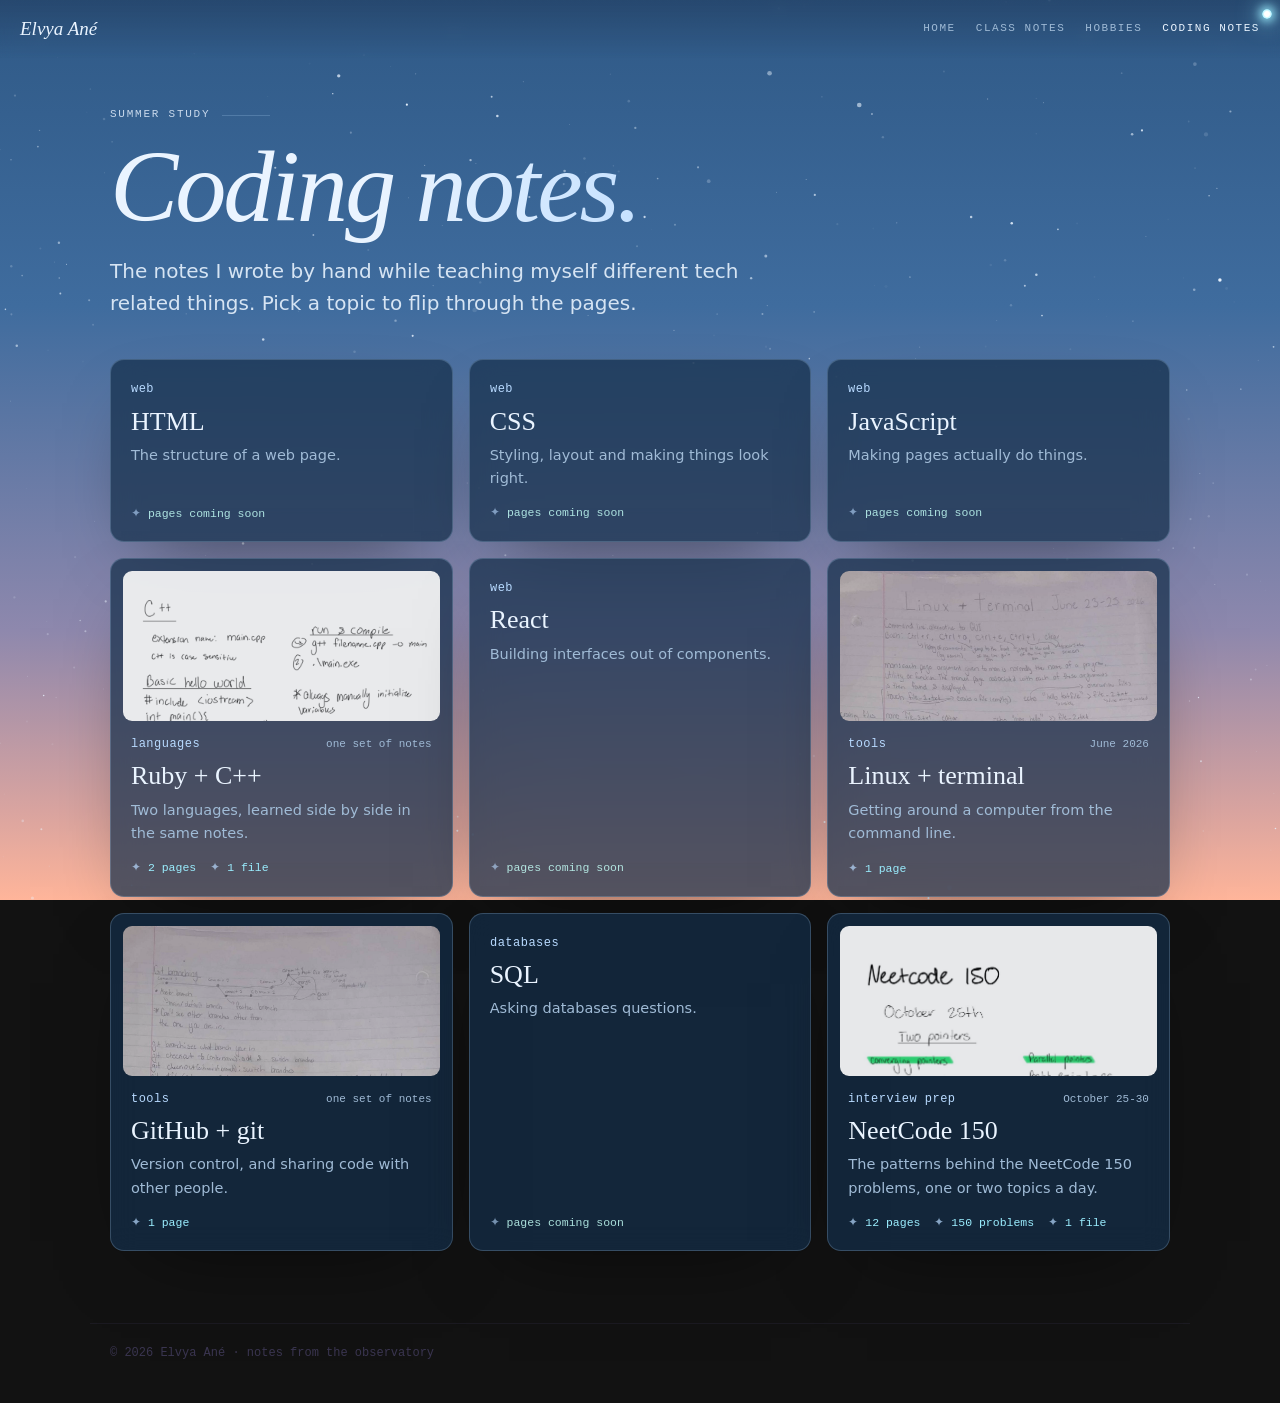
<file: coding/index.html>
<!doctype html><html lang="en"><head><meta charset="utf-8">
<meta http-equiv="Content-Security-Policy" content="default-src 'none'; script-src 'self'; style-src 'self' https://fonts.googleapis.com; font-src https://fonts.gstatic.com; img-src 'self' data:; connect-src 'self'; manifest-src 'self'; base-uri 'none'; form-action 'none'; object-src 'none'">
<meta name="referrer" content="strict-origin-when-cross-origin">
<meta name="viewport" content="width=device-width,initial-scale=1,viewport-fit=cover">
<link rel="icon" type="image/png" sizes="64x64" href="../icons/favicon-64.png"><link rel="apple-touch-icon" href="../icons/apple-touch-icon.png"><link rel="manifest" href="../manifest.webmanifest"><script src="../js/moon.js"></script>
<title>Coding notes · Elvya Ané</title>
<link rel="preconnect" href="https://fonts.googleapis.com">
<link rel="stylesheet" href="https://fonts.googleapis.com/css2?family=Fraunces:ital,opsz,wght,SOFT,WONK@0,9..144,400..600,100,1;1,9..144,300..600,100,1&family=Geist:wght@400;500&family=Geist+Mono:wght@400;500&display=swap">
<link rel="stylesheet" href="../notes/notes.css?v=9">
<link rel="stylesheet" href="coding.css?v=5">
</head><body>
<canvas id="night" aria-hidden="true"></canvas>
<header class="nav">
  <a class="me" href="../">Elvya Ané</a>
  <nav aria-label="Site"><a href="../">Home</a><a href="../notes/">Class notes</a><a href="../hobbies/">Hobbies</a><a href="./" aria-current="page">Coding notes</a></nav>
</header>
<main id="list">
  <span class="chart">Summer study</span>
  <h1>Coding notes.</h1>
  <p class="lede">The notes I wrote by hand while teaching myself different tech related things. Pick a topic to flip through the pages.</p>
  <div id="topics"><p class="empty">Loading notes…</p></div>
</main>
<footer>© 2026 Elvya Ané · notes from the observatory</footer>
<script src="coding.js?v=5"></script>
<script src="../js/scrolldot.js"></script>
</body></html>
</file>
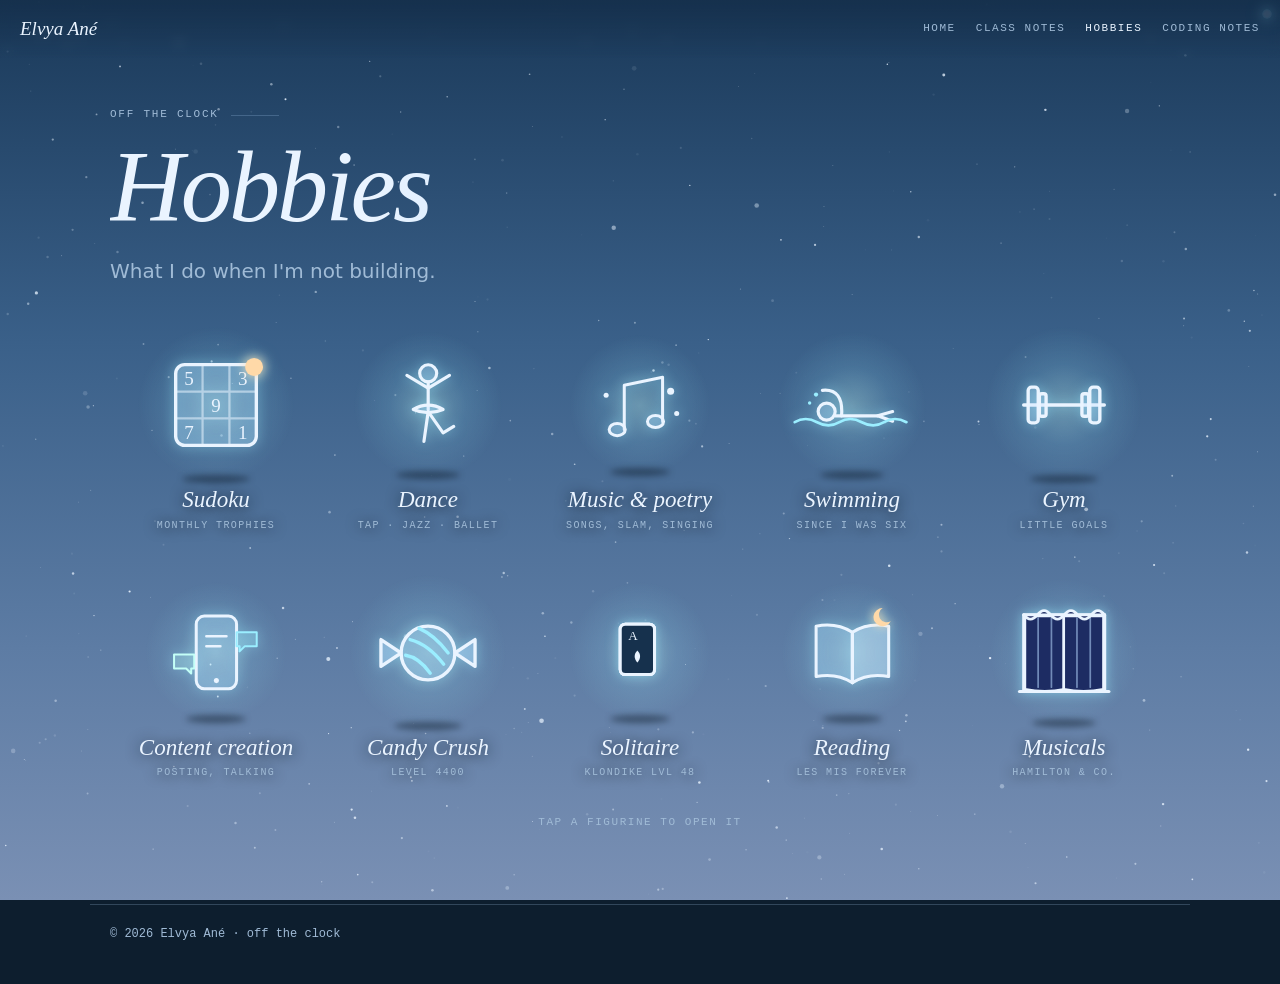
<file: hobbies/index.html>
<!doctype html><html lang="en"><head><meta charset="utf-8">
<meta http-equiv="Content-Security-Policy" content="default-src 'none'; script-src 'self'; style-src 'self' https://fonts.googleapis.com; font-src https://fonts.gstatic.com; img-src 'self' data:; connect-src 'self'; manifest-src 'self'; base-uri 'none'; form-action 'none'; object-src 'none'">
<meta name="referrer" content="strict-origin-when-cross-origin">
<meta name="viewport" content="width=device-width,initial-scale=1,viewport-fit=cover">
<link rel="icon" type="image/png" sizes="64x64" href="../icons/favicon-64.png"><link rel="apple-touch-icon" href="../icons/apple-touch-icon.png"><link rel="manifest" href="../manifest.webmanifest"><script src="../js/moon.js"></script>
<title>Hobbies · Elvya Ané</title>
<link rel="preconnect" href="https://fonts.googleapis.com">
<link rel="stylesheet" href="https://fonts.googleapis.com/css2?family=Fraunces:ital,opsz,wght,SOFT,WONK@0,9..144,400..600,100,1;1,9..144,300..600,100,1&family=Geist:wght@400;500&family=Geist+Mono:wght@400;500&display=swap">
<link rel="stylesheet" href="../notes/notes.css?v=9">
<link rel="stylesheet" href="hobbies.css?v=12">
<link rel="stylesheet" href="figurines.css?v=3">
</head><body>
<canvas id="night" aria-hidden="true"></canvas>
<header class="nav">
  <a class="me" href="../">Elvya Ané</a>
  <nav aria-label="Site"><a href="../">Home</a><a href="../notes/">Class notes</a><a href="./" aria-current="page">Hobbies</a><a href="../coding/">Coding notes</a></nav>
</header>
<main>
  <span class="chart">Off the clock</span>
  <h1>Hobbies</h1>
  <p class="lede">What I do when I'm not building.</p>
  <div class="hshelf" id="hshelf"></div>
  <p class="lab hhint">tap a figurine to open it</p>
  <div class="hgrid" hidden>
      <article class="hc">
        <div>
          <span class="lab">hobby · logic puzzles</span>
          <h3>Sudoku</h3>
          <p>Nine rows, nine columns, nine boxes, one rule: no repeats. For a while I did the daily challenge in my sudoku app, and each finished month earned a little trophy.</p>
          <p>Life got busy, so I don't play as much as I used to, but it's still one of my favourite games and I still try to fit one in when I can.</p>
          <span class="lab tlab">a few of my monthly trophies</span>
          <div class="trophies" aria-label="Monthly trophies, January 2022 to November 2024: all 35 earned"></div>
          <p class="tryit">Your turn: a fresh puzzle, generated in your browser with exactly one solution. Click a cell, then type or tap a number.</p>
        </div>
        <div id="sudoku">
          <div class="sbar"><div class="slv" role="group" aria-label="Difficulty"><button type="button" data-lv="easy" aria-pressed="false">easy</button><button type="button" data-lv="medium" aria-pressed="true">medium</button><button type="button" data-lv="hard" aria-pressed="false">hard</button></div><span class="stime" aria-label="timer">0:00</span><button type="button" class="snew">new puzzle ↻</button></div>
          <div class="sgrid" role="grid" aria-label="Sudoku board"></div>
          <div class="spad" aria-label="Number pad"><button type="button" data-n="1">1</button><button type="button" data-n="2">2</button><button type="button" data-n="3">3</button><button type="button" data-n="4">4</button><button type="button" data-n="5">5</button><button type="button" data-n="6">6</button><button type="button" data-n="7">7</button><button type="button" data-n="8">8</button><button type="button" data-n="9">9</button><button type="button" data-n="0" aria-label="erase">⌫</button></div>
          <span class="lab sinfo" role="status"></span>
        </div>
      </article>
      <article class="hc flip">
        <div>
          <span class="lab">hobby · movement</span>
          <h3>Dance</h3>
          <p>In high school I was in a dance program where I did a bit of everything: mostly tap, jazz, ballet, contemporary, modern and hip hop.</p>
          <p>I don't have the time I used to, and nobody's making me anymore, but I still dance sometimes.</p>
          <p class="tryit">Pick a style and watch her move.</p>
        </div>
        <div class="viz" id="v-dance">
          <div class="vbar"><div class="vchips" role="group" aria-label="Dance style"><button type="button" data-k="ballet" aria-pressed="true">ballet</button><button type="button" data-k="jazz" aria-pressed="false">jazz</button><button type="button" data-k="tap" aria-pressed="false">tap</button><button type="button" data-k="contemporary" aria-pressed="false">contemporary</button><button type="button" data-k="modern" aria-pressed="false">modern</button><button type="button" data-k="hiphop" aria-pressed="false">hip hop</button></div></div>
          <div class="vbox"><svg viewBox="0 0 200 200" role="img" aria-label="A dancer moving in the chosen style"></svg></div>
          <span class="lab vinfo" role="status"></span>
        </div>
      </article>
      <article class="hc">
        <div>
          <span class="lab">hobby · music &amp; poetry</span>
          <h3>Music &amp; poetry</h3>
          <p>In Secondary 4 we had to write slam poetry, and I was invited to perform mine in front of my whole graduating class. I kept writing after that, just without the slam part.</p>
          <p>I also love singing, and writing songs is where the two come together.</p>
          <p class="tryit">Tap a circle, or hum a few notes.</p>
        </div>
        <div class="viz" id="v-music">
          <div class="vbar"><button type="button" class="vbtn" data-k="hum">hum a little ♪</button><span class="vhint">sound on</span></div>
          <div class="vbox"><svg viewBox="0 0 200 200" role="img" aria-label="Poetry and singing overlapping into songs"></svg></div>
          <span class="lab vinfo" role="status"></span>
        </div>
      </article>
      <article class="hc flip">
        <div>
          <span class="lab">hobby · swimming</span>
          <h3>Swimming</h3>
          <p>I've been swimming since I was about six. It's very physically demanding, which is what I like about it.</p>
          <p>It's delayed gratification to the max: it takes a while to see results, but once you do, they're hard to ignore, and I just love that.</p>
          <p class="tryit">Watch the laps add up. The results bar takes its time, just like the real thing.</p>
        </div>
        <div class="viz" id="v-swim">
          <div class="vbar"><div class="vchips" role="group" aria-label="Pace"><button type="button" data-k="easy" aria-pressed="true">easy pace</button><button type="button" data-k="race" aria-pressed="false">race pace</button></div><button type="button" class="vbtn" data-k="reset">reset ↻</button></div>
          <div class="vbox"><canvas aria-label="A swimmer doing laps in a pool"></canvas></div>
          <span class="lab vinfo" role="status"></span>
        </div>
      </article>
      <article class="hc">
        <div>
          <span class="lab">hobby · gym</span>
          <h3>Gym</h3>
          <p>In university I needed another way to exercise, so I opted for the gym. Lifting is fun, and it's nice to set little goals for yourself and feel proud once you accomplish them.</p>
          <p class="tryit">Set a little goal, then load the bar until you hit it.</p>
        </div>
        <div class="viz" id="v-gym">
          <div class="vbar"><div class="vchips" role="group" aria-label="Goal"><button type="button" data-k="40" aria-pressed="true">goal 40</button><button type="button" data-k="60" aria-pressed="false">goal 60</button><button type="button" data-k="80" aria-pressed="false">goal 80</button></div></div>
          <div class="vbox"><svg viewBox="0 0 200 200" role="img" aria-label="A barbell you can load with plates"></svg></div>
          <span class="lab vinfo" role="status"></span>
        </div>
      </article>
      <article class="hc flip">
        <div>
          <span class="lab">hobby · content creation</span>
          <h3>Content creation</h3>
          <p>I've been on and off with content creation my whole life, but this past year I've been more consistent with it.</p>
          <p>I like being able to talk about a topic, post about it, and then discuss it with strangers. It's given me insightful ideas I don't think I could get anywhere else.</p>
          <p class="tryit">Post a topic and see who shows up to talk about it.</p>
        </div>
        <div class="viz" id="v-content">
          <div class="vbar"><button type="button" class="vbtn" data-k="post">post a topic ✦</button><button type="button" class="vbtn ghost" data-k="reset">clear</button></div>
          <div class="vbox"><svg viewBox="0 0 200 200" role="img" aria-label="A post that strangers join and discuss"></svg></div>
          <span class="lab vinfo" role="status"></span>
        </div>
      </article>
      <article class="hc">
        <div>
          <span class="lab">hobby · puzzle games</span>
          <h3>Candy Crush</h3>
          <p>I'm at <b>level 4400</b>. Yes, four thousand four hundred.</p>
          <p class="tryit">A tiny night-sky version: swap two neighbouring stars to line up three or more of the same colour.</p>
        </div>
        <div class="viz" id="v-match">
          <div class="vbar"><button type="button" class="vbtn" data-k="new">new board ↻</button></div>
          <div class="vbox"><svg viewBox="0 0 200 200" role="img" aria-label="A match-three board of glowing stars"></svg></div>
          <span class="lab vinfo" role="status"></span>
        </div>
      </article>
      <article class="hc flip">
        <div>
          <span class="lab">hobby · card games</span>
          <h3>Solitaire</h3>
          <p>Microsoft Solitaire, on this very laptop. I'm <b>level 48</b> in Klondike and <b>level 47</b> in FreeCell, and I've earned <b>712 stars</b> across 325 Star Club challenges.</p>
          <p class="tryit">A pocket FreeCell with twenty cards: get every suit home, ace to five.</p>
        </div>
        <div class="viz" id="v-sol">
          <div class="vbar"><button type="button" class="vbtn" data-k="new">new deal ↻</button></div>
          <div class="vbox"><svg viewBox="0 0 200 200" role="img" aria-label="A small FreeCell game with twenty cards"></svg></div>
          <span class="lab vinfo" role="status"></span>
        </div>
      </article>
      <article class="hc">
        <div>
          <span class="lab">hobby · books</span>
          <h3>Reading</h3>
          <p>I like to read a lot, whenever I can find the time, and across all kinds of genres, from romance to science fiction.</p>
          <p>One of my favourite books is probably <b>Les Misérables</b>.</p>
          <p class="tryit">Pick a book, turn the pages and keep an eye on the clock.</p>
        </div>
        <div class="viz" id="v-read">
          <div class="vbar"><div class="vchips" role="group" aria-label="Kind of book"><button type="button" data-k="romance" aria-pressed="true">romance</button><button type="button" data-k="scifi" aria-pressed="false">sci-fi</button><button type="button" data-k="lesmis" aria-pressed="false">Les Mis</button></div><button type="button" class="vbtn ghost" data-k="new">start over ↺</button></div>
          <div class="vbox"><svg viewBox="0 0 200 200" role="img" aria-label="An open book whose pages turn while a clock runs late into the night"></svg></div>
          <span class="lab vinfo" role="status"></span>
        </div>
      </article>
      <article class="hc flip">
        <div>
          <span class="lab">hobby · theatre</span>
          <h3>Musicals</h3>
          <p>I love musicals because they mix everything: singing, dancing and a story.</p>
          <p>My favourites are <b>Hamilton</b>, <b>Heathers</b>, <b>Mean Girls</b>, <b>Beetlejuice</b> and <b>Six</b>.</p>
          <p class="tryit">Pick a show and the curtain goes up. Tap the stage to applaud.</p>
        </div>
        <div class="viz" id="v-stage">
          <div class="vbar"><div class="vchips" role="group" aria-label="Musical"><button type="button" data-k="hamilton" aria-pressed="true">Hamilton</button><button type="button" data-k="heathers" aria-pressed="false">Heathers</button><button type="button" data-k="meangirls" aria-pressed="false">Mean Girls</button><button type="button" data-k="beetlejuice" aria-pressed="false">Beetlejuice</button><button type="button" data-k="six" aria-pressed="false">Six</button></div></div>
          <div class="vbox"><svg viewBox="0 0 200 200" role="img" aria-label="A small stage whose curtain opens on the chosen musical"></svg></div>
          <span class="lab vinfo" role="status"></span>
        </div>
      </article>
  </div>
</main>
<footer>© 2026 Elvya Ané · off the clock</footer>
<script src="hobbies.js?v=2"></script>
<script src="play.js?v=14"></script>
<script src="figurines.js?v=3"></script>
<script src="../js/scrolldot.js"></script>
</body></html>
</file>
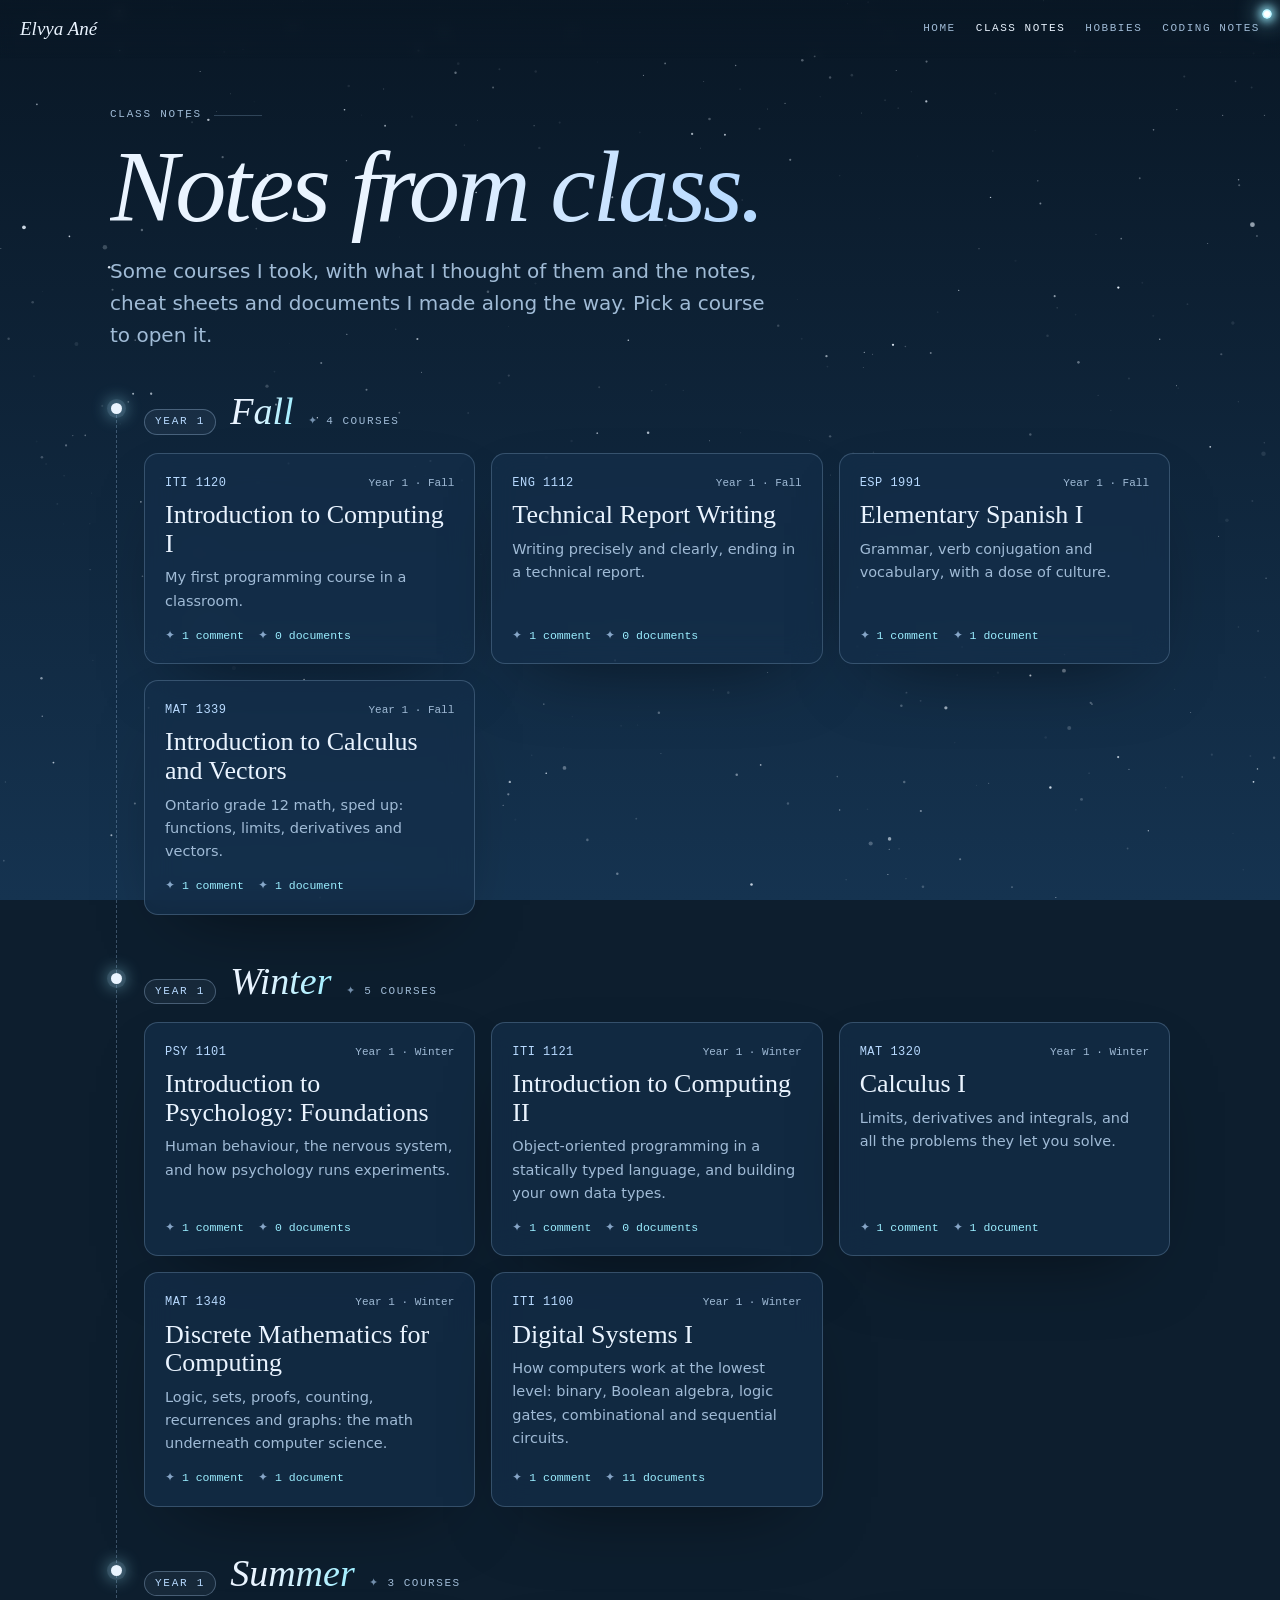
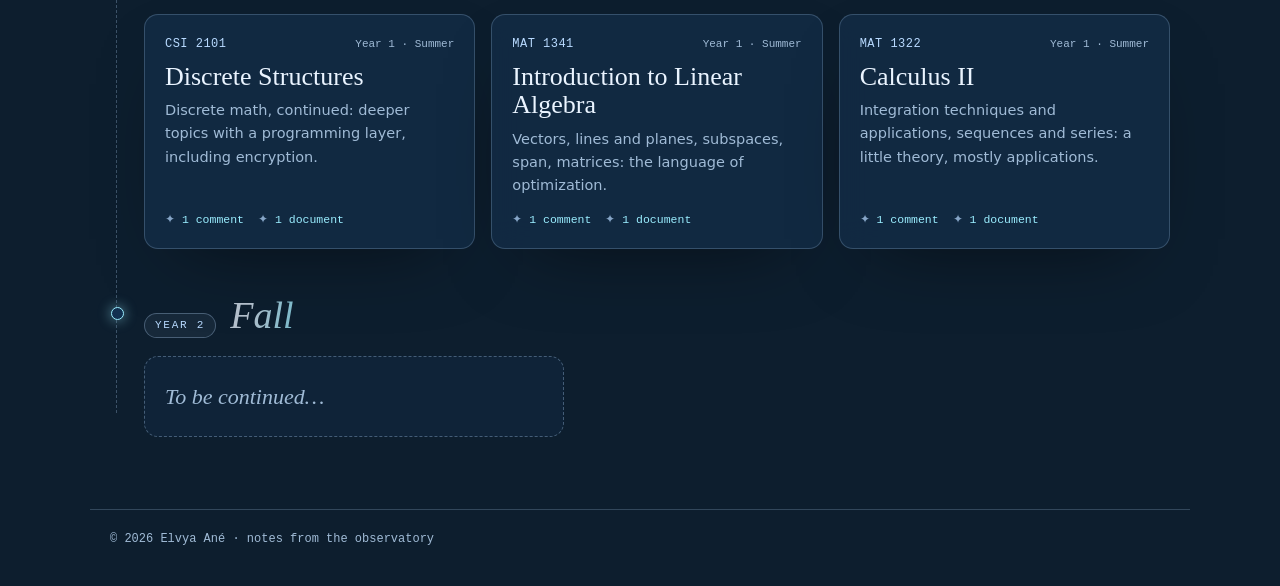
<file: notes/index.html>
<!doctype html><html lang="en"><head><meta charset="utf-8">
<meta http-equiv="Content-Security-Policy" content="default-src 'none'; script-src 'self'; style-src 'self' https://fonts.googleapis.com; font-src https://fonts.gstatic.com; img-src 'self' data:; connect-src 'self'; manifest-src 'self'; base-uri 'none'; form-action 'none'; object-src 'none'">
<meta name="referrer" content="strict-origin-when-cross-origin">
<meta name="viewport" content="width=device-width,initial-scale=1,viewport-fit=cover">
<link rel="icon" type="image/png" sizes="64x64" href="../icons/favicon-64.png"><link rel="apple-touch-icon" href="../icons/apple-touch-icon.png"><link rel="manifest" href="../manifest.webmanifest"><script src="../js/moon.js"></script>
<title>Class notes · Elvya Ané</title>
<link rel="preconnect" href="https://fonts.googleapis.com">
<link rel="stylesheet" href="https://fonts.googleapis.com/css2?family=Fraunces:ital,opsz,wght,SOFT,WONK@0,9..144,400..600,100,1;1,9..144,300..600,100,1&family=Geist:wght@400;500&family=Geist+Mono:wght@400;500&display=swap">
<link rel="stylesheet" href="notes.css?v=9">
</head><body>
<canvas id="night" aria-hidden="true"></canvas>
<header class="nav">
  <a class="me" href="../">Elvya Ané</a>
  <nav aria-label="Site"><a href="../">Home</a><a href="./" aria-current="page">Class notes</a><a href="../hobbies/">Hobbies</a><a href="../coding/">Coding notes</a></nav>
</header>
<main id="list">
  <span class="chart">Class notes</span>
  <h1>Notes from class.</h1>
  <p class="lede">Some courses I took, with what I thought of them and the notes, cheat sheets and documents I made along the way. Pick a course to open it.</p>
  <div id="courses"><p class="empty">Loading courses…</p></div>
</main>
<footer>© 2026 Elvya Ané · notes from the observatory</footer>
<script src="notes.js?v=8"></script>
<script src="../js/scrolldot.js"></script>
</body></html>
</file>
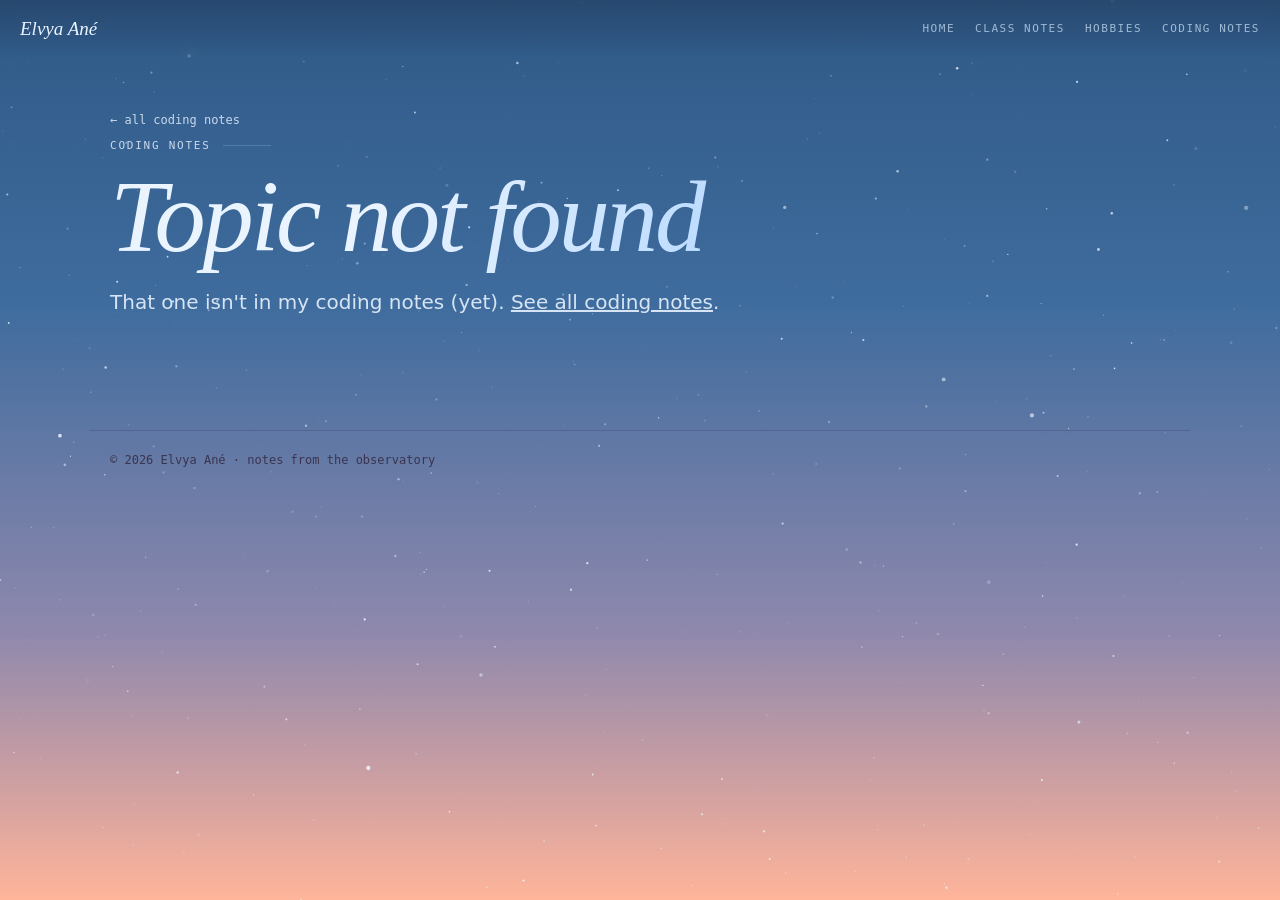
<file: coding/topic.html>
<!doctype html><html lang="en"><head><meta charset="utf-8">
<meta http-equiv="Content-Security-Policy" content="default-src 'none'; script-src 'self'; style-src 'self' https://fonts.googleapis.com; font-src https://fonts.gstatic.com; img-src 'self' data:; connect-src 'self'; manifest-src 'self'; base-uri 'none'; form-action 'none'; object-src 'none'">
<meta name="referrer" content="strict-origin-when-cross-origin">
<meta name="viewport" content="width=device-width,initial-scale=1,viewport-fit=cover">
<link rel="icon" type="image/png" sizes="64x64" href="../icons/favicon-64.png"><link rel="apple-touch-icon" href="../icons/apple-touch-icon.png"><link rel="manifest" href="../manifest.webmanifest"><script src="../js/moon.js"></script>
<title>Coding notes · Elvya Ané</title>
<link rel="preconnect" href="https://fonts.googleapis.com">
<link rel="stylesheet" href="https://fonts.googleapis.com/css2?family=Fraunces:ital,opsz,wght,SOFT,WONK@0,9..144,400..600,100,1;1,9..144,300..600,100,1&family=Geist:wght@400;500&family=Geist+Mono:wght@400;500&display=swap">
<link rel="stylesheet" href="../notes/notes.css?v=9">
<link rel="stylesheet" href="coding.css?v=5">
</head><body>
<canvas id="night" aria-hidden="true"></canvas>
<header class="nav">
  <a class="me" href="../">Elvya Ané</a>
  <nav aria-label="Site"><a href="../">Home</a><a href="../notes/">Class notes</a><a href="../hobbies/">Hobbies</a><a href="./">Coding notes</a></nav>
</header>
<main id="topic">
  <a class="back" href="./">← all coding notes</a>
  <span class="chart" id="tTag">Coding notes</span>
  <h1 id="tName">Loading…</h1>
  <p class="lede" id="tBlurb"></p>
  <div id="tBody"></div>
</main>
<footer>© 2026 Elvya Ané · notes from the observatory</footer>
<script src="coding.js?v=5"></script>
<script src="../js/scrolldot.js"></script>
</body></html>
</file>
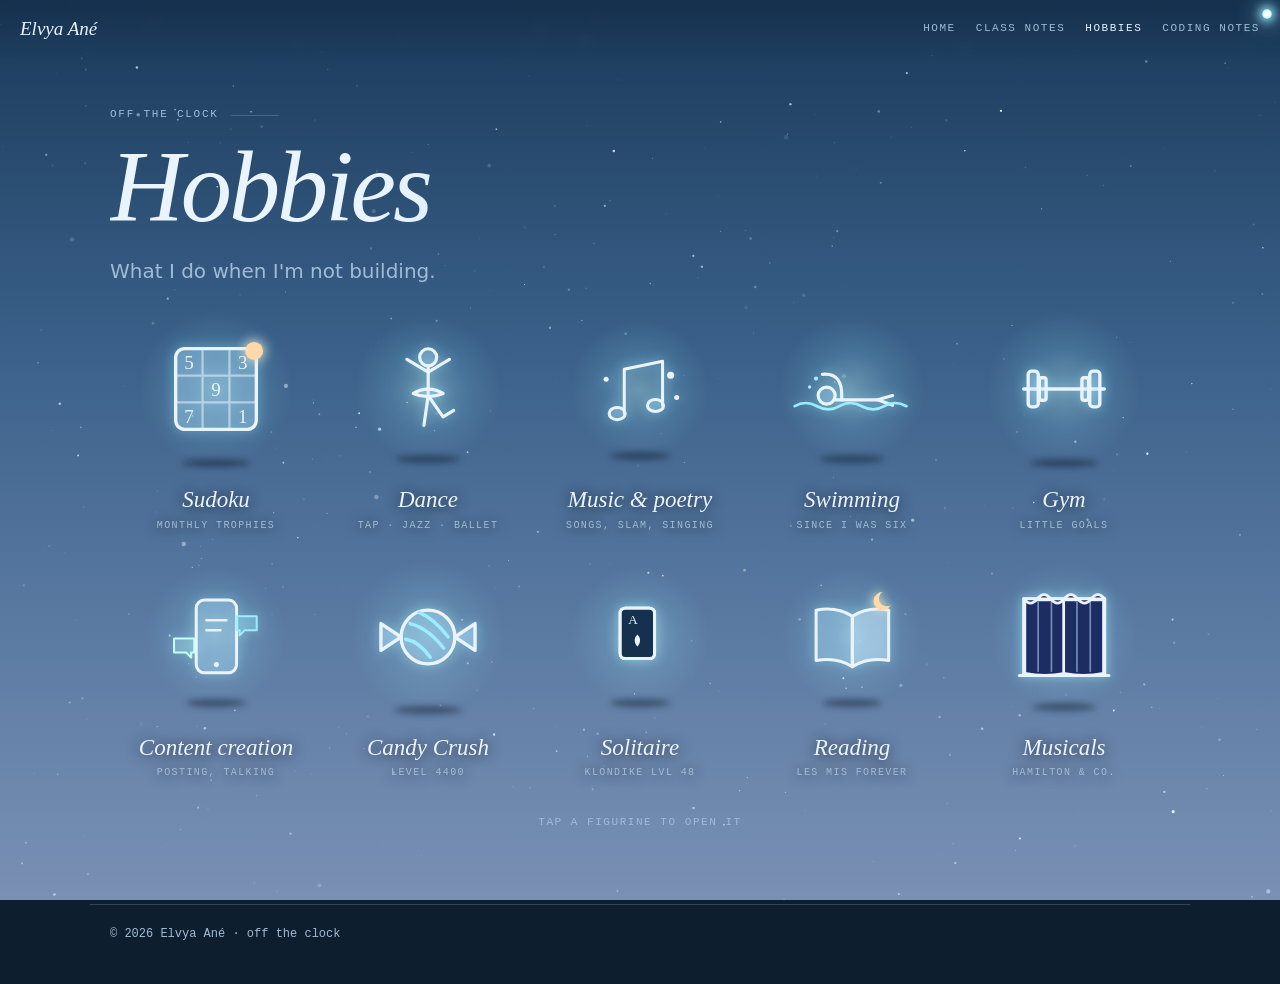
<file: hobbies/figurines.html>
<!doctype html><html lang="en"><head><meta charset="utf-8">
<meta http-equiv="Content-Security-Policy" content="default-src 'none'; script-src 'self'; style-src 'self' https://fonts.googleapis.com; font-src https://fonts.gstatic.com; img-src 'self' data:; connect-src 'self'; manifest-src 'self'; base-uri 'none'; form-action 'none'; object-src 'none'">
<meta name="referrer" content="strict-origin-when-cross-origin">
<meta name="viewport" content="width=device-width,initial-scale=1,viewport-fit=cover">
<link rel="icon" type="image/png" sizes="64x64" href="../icons/favicon-64.png"><link rel="apple-touch-icon" href="../icons/apple-touch-icon.png"><link rel="manifest" href="../manifest.webmanifest"><script src="../js/moon.js"></script>
<title>Hobbies · Elvya Ané</title>
<link rel="preconnect" href="https://fonts.googleapis.com">
<link rel="stylesheet" href="https://fonts.googleapis.com/css2?family=Fraunces:ital,opsz,wght,SOFT,WONK@0,9..144,400..600,100,1;1,9..144,300..600,100,1&family=Geist:wght@400;500&family=Geist+Mono:wght@400;500&display=swap">
<link rel="stylesheet" href="../notes/notes.css?v=9">
<link rel="stylesheet" href="hobbies.css?v=11">
<link rel="stylesheet" href="figurines.css">
</head><body>
<canvas id="night" aria-hidden="true"></canvas>
<header class="nav">
  <a class="me" href="../">Elvya Ané</a>
  <nav aria-label="Site"><a href="../">Home</a><a href="../notes/">Class notes</a><a href="./" aria-current="page">Hobbies</a><a href="../coding/">Coding notes</a></nav>
</header>
<main>
  <span class="chart">Off the clock</span>
  <h1>Hobbies</h1>
  <p class="lede">What I do when I'm not building.</p>
  <div class="hshelf" id="hshelf"></div>
  <p class="lab hhint">tap a figurine to open it</p>
  <div class="hgrid" hidden>
      <article class="hc">
        <div>
          <span class="lab">hobby · logic puzzles</span>
          <h3>Sudoku</h3>
          <p>Nine rows, nine columns, nine boxes, one rule: no repeats. For a while I did the daily challenge in my sudoku app, and each finished month earned a little trophy.</p>
          <p>Life got busy, so I don't play as much as I used to, but it's still one of my favourite games and I still try to fit one in when I can.</p>
          <span class="lab tlab">a few of my monthly trophies</span>
          <div class="trophies" aria-label="Monthly trophies, January 2022 to November 2024: all 35 earned"></div>
          <p class="tryit">Your turn: a fresh puzzle, generated in your browser with exactly one solution. Click a cell, then type or tap a number.</p>
        </div>
        <div id="sudoku">
          <div class="sbar"><div class="slv" role="group" aria-label="Difficulty"><button type="button" data-lv="easy" aria-pressed="false">easy</button><button type="button" data-lv="medium" aria-pressed="true">medium</button><button type="button" data-lv="hard" aria-pressed="false">hard</button></div><span class="stime" aria-label="timer">0:00</span><button type="button" class="snew">new puzzle ↻</button></div>
          <div class="sgrid" role="grid" aria-label="Sudoku board"></div>
          <div class="spad" aria-label="Number pad"><button type="button" data-n="1">1</button><button type="button" data-n="2">2</button><button type="button" data-n="3">3</button><button type="button" data-n="4">4</button><button type="button" data-n="5">5</button><button type="button" data-n="6">6</button><button type="button" data-n="7">7</button><button type="button" data-n="8">8</button><button type="button" data-n="9">9</button><button type="button" data-n="0" aria-label="erase">⌫</button></div>
          <span class="lab sinfo" role="status"></span>
        </div>
      </article>
      <article class="hc flip">
        <div>
          <span class="lab">hobby · movement</span>
          <h3>Dance</h3>
          <p>In high school I was in a dance program where I did a bit of everything: mostly tap, jazz, ballet, contemporary, modern and hip hop.</p>
          <p>I don't have the time I used to, and nobody's making me anymore, but I still dance sometimes.</p>
          <p class="tryit">Pick a style and watch her move.</p>
        </div>
        <div class="viz" id="v-dance">
          <div class="vbar"><div class="vchips" role="group" aria-label="Dance style"><button type="button" data-k="ballet" aria-pressed="true">ballet</button><button type="button" data-k="jazz" aria-pressed="false">jazz</button><button type="button" data-k="tap" aria-pressed="false">tap</button><button type="button" data-k="contemporary" aria-pressed="false">contemporary</button><button type="button" data-k="modern" aria-pressed="false">modern</button><button type="button" data-k="hiphop" aria-pressed="false">hip hop</button></div></div>
          <div class="vbox"><svg viewBox="0 0 200 200" role="img" aria-label="A dancer moving in the chosen style"></svg></div>
          <span class="lab vinfo" role="status"></span>
        </div>
      </article>
      <article class="hc">
        <div>
          <span class="lab">hobby · music &amp; poetry</span>
          <h3>Music &amp; poetry</h3>
          <p>In Secondary 4 we had to write slam poetry, and I was invited to perform mine in front of my whole graduating class. I kept writing after that, just without the slam part.</p>
          <p>I also love singing, and writing songs is where the two come together.</p>
          <p class="tryit">Tap a circle, or hum a few notes.</p>
        </div>
        <div class="viz" id="v-music">
          <div class="vbar"><button type="button" class="vbtn" data-k="hum">hum a little ♪</button><span class="vhint">sound on</span></div>
          <div class="vbox"><svg viewBox="0 0 200 200" role="img" aria-label="Poetry and singing overlapping into songs"></svg></div>
          <span class="lab vinfo" role="status"></span>
        </div>
      </article>
      <article class="hc flip">
        <div>
          <span class="lab">hobby · swimming</span>
          <h3>Swimming</h3>
          <p>I've been swimming since I was about six. It's very physically demanding, which is what I like about it.</p>
          <p>It's delayed gratification to the max: it takes a while to see results, but once you do, they're hard to ignore, and I just love that.</p>
          <p class="tryit">Watch the laps add up. The results bar takes its time, just like the real thing.</p>
        </div>
        <div class="viz" id="v-swim">
          <div class="vbar"><div class="vchips" role="group" aria-label="Pace"><button type="button" data-k="easy" aria-pressed="true">easy pace</button><button type="button" data-k="race" aria-pressed="false">race pace</button></div><button type="button" class="vbtn" data-k="reset">reset ↻</button></div>
          <div class="vbox"><canvas aria-label="A swimmer doing laps in a pool"></canvas></div>
          <span class="lab vinfo" role="status"></span>
        </div>
      </article>
      <article class="hc">
        <div>
          <span class="lab">hobby · gym</span>
          <h3>Gym</h3>
          <p>In university I needed another way to exercise, so I opted for the gym. Lifting is fun, and it's nice to set little goals for yourself and feel proud once you accomplish them.</p>
          <p class="tryit">Set a little goal, then load the bar until you hit it.</p>
        </div>
        <div class="viz" id="v-gym">
          <div class="vbar"><div class="vchips" role="group" aria-label="Goal"><button type="button" data-k="40" aria-pressed="true">goal 40</button><button type="button" data-k="60" aria-pressed="false">goal 60</button><button type="button" data-k="80" aria-pressed="false">goal 80</button></div></div>
          <div class="vbox"><svg viewBox="0 0 200 200" role="img" aria-label="A barbell you can load with plates"></svg></div>
          <span class="lab vinfo" role="status"></span>
        </div>
      </article>
      <article class="hc flip">
        <div>
          <span class="lab">hobby · content creation</span>
          <h3>Content creation</h3>
          <p>I've been on and off with content creation my whole life, but this past year I've been more consistent with it.</p>
          <p>I like being able to talk about a topic, post about it, and then discuss it with strangers. It's given me insightful ideas I don't think I could get anywhere else.</p>
          <p class="tryit">Post a topic and see who shows up to talk about it.</p>
        </div>
        <div class="viz" id="v-content">
          <div class="vbar"><button type="button" class="vbtn" data-k="post">post a topic ✦</button><button type="button" class="vbtn ghost" data-k="reset">clear</button></div>
          <div class="vbox"><svg viewBox="0 0 200 200" role="img" aria-label="A post that strangers join and discuss"></svg></div>
          <span class="lab vinfo" role="status"></span>
        </div>
      </article>
      <article class="hc">
        <div>
          <span class="lab">hobby · puzzle games</span>
          <h3>Candy Crush</h3>
          <p>I'm at <b>level 4400</b>. Yes, four thousand four hundred.</p>
          <p class="tryit">A tiny night-sky version: swap two neighbouring stars to line up three or more of the same colour.</p>
        </div>
        <div class="viz" id="v-match">
          <div class="vbar"><button type="button" class="vbtn" data-k="new">new board ↻</button></div>
          <div class="vbox"><svg viewBox="0 0 200 200" role="img" aria-label="A match-three board of glowing stars"></svg></div>
          <span class="lab vinfo" role="status"></span>
        </div>
      </article>
      <article class="hc flip">
        <div>
          <span class="lab">hobby · card games</span>
          <h3>Solitaire</h3>
          <p>Microsoft Solitaire, on this very laptop. I'm <b>level 48</b> in Klondike and <b>level 47</b> in FreeCell, and I've earned <b>712 stars</b> across 325 Star Club challenges.</p>
          <p class="tryit">A pocket FreeCell with twenty cards: get every suit home, ace to five.</p>
        </div>
        <div class="viz" id="v-sol">
          <div class="vbar"><button type="button" class="vbtn" data-k="new">new deal ↻</button></div>
          <div class="vbox"><svg viewBox="0 0 200 200" role="img" aria-label="A small FreeCell game with twenty cards"></svg></div>
          <span class="lab vinfo" role="status"></span>
        </div>
      </article>
      <article class="hc">
        <div>
          <span class="lab">hobby · books</span>
          <h3>Reading</h3>
          <p>I like to read a lot, whenever I can find the time, and across all kinds of genres, from romance to science fiction.</p>
          <p>One of my favourite books is probably <b>Les Misérables</b>.</p>
          <p class="tryit">Pick a book, turn the pages and keep an eye on the clock.</p>
        </div>
        <div class="viz" id="v-read">
          <div class="vbar"><div class="vchips" role="group" aria-label="Kind of book"><button type="button" data-k="romance" aria-pressed="true">romance</button><button type="button" data-k="scifi" aria-pressed="false">sci-fi</button><button type="button" data-k="lesmis" aria-pressed="false">Les Mis</button></div><button type="button" class="vbtn ghost" data-k="new">start over ↺</button></div>
          <div class="vbox"><svg viewBox="0 0 200 200" role="img" aria-label="An open book whose pages turn while a clock runs late into the night"></svg></div>
          <span class="lab vinfo" role="status"></span>
        </div>
      </article>
      <article class="hc flip">
        <div>
          <span class="lab">hobby · theatre</span>
          <h3>Musicals</h3>
          <p>I love musicals because they mix everything: singing, dancing and a story.</p>
          <p>My favourites are <b>Hamilton</b>, <b>Heathers</b>, <b>Mean Girls</b>, <b>Beetlejuice</b> and <b>Six</b>.</p>
          <p class="tryit">Pick a show and the curtain goes up. Tap the stage to applaud.</p>
        </div>
        <div class="viz" id="v-stage">
          <div class="vbar"><div class="vchips" role="group" aria-label="Musical"><button type="button" data-k="hamilton" aria-pressed="true">Hamilton</button><button type="button" data-k="heathers" aria-pressed="false">Heathers</button><button type="button" data-k="meangirls" aria-pressed="false">Mean Girls</button><button type="button" data-k="beetlejuice" aria-pressed="false">Beetlejuice</button><button type="button" data-k="six" aria-pressed="false">Six</button></div></div>
          <div class="vbox"><svg viewBox="0 0 200 200" role="img" aria-label="A small stage whose curtain opens on the chosen musical"></svg></div>
          <span class="lab vinfo" role="status"></span>
        </div>
      </article>
  </div>
</main>
<footer>© 2026 Elvya Ané · off the clock</footer>
<script src="hobbies.js?v=2"></script>
<script src="play.js?v=12"></script>
<script src="figurines.js"></script>
<script src="../js/scrolldot.js"></script>
</body></html>
</file>
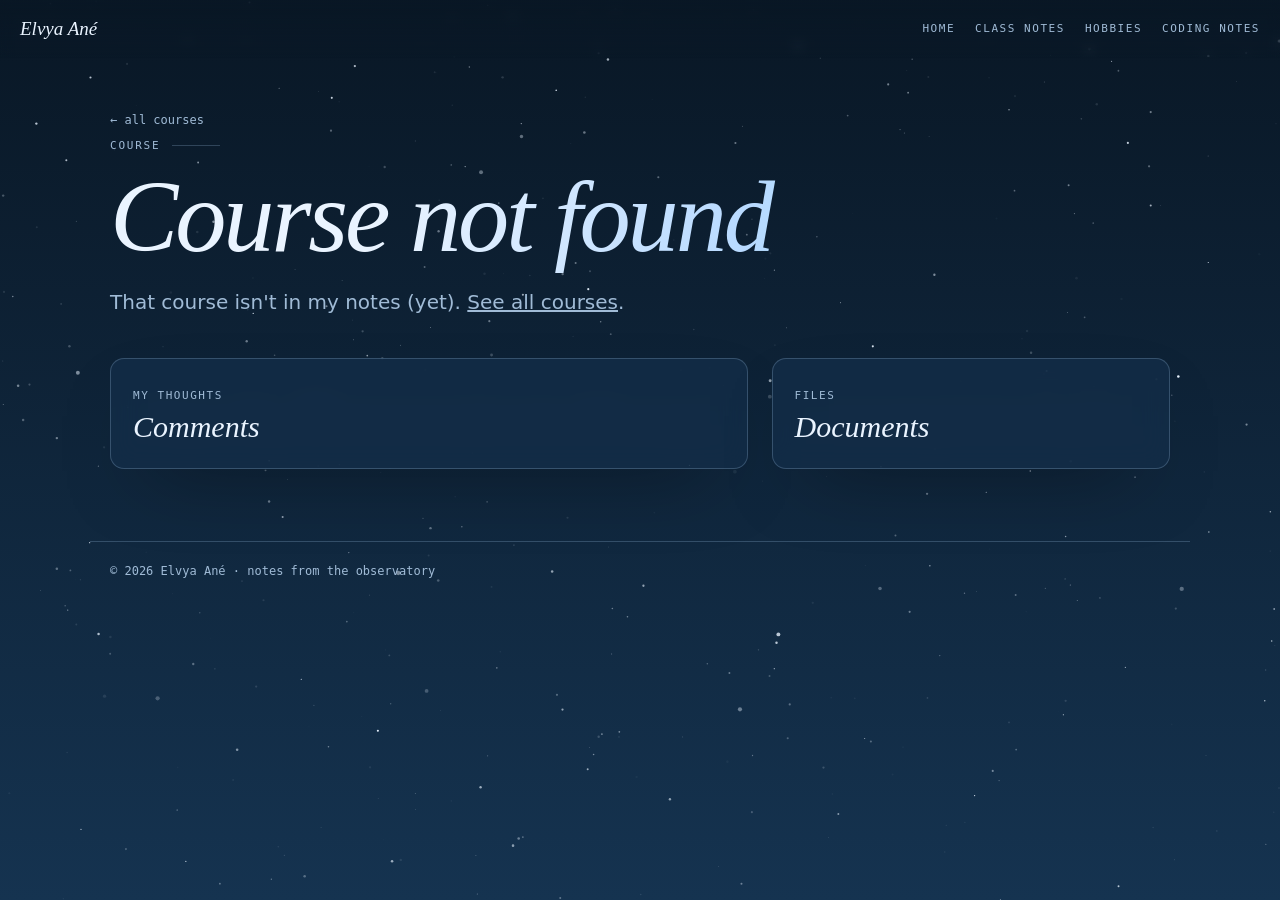
<file: notes/course.html>
<!doctype html><html lang="en"><head><meta charset="utf-8">
<meta http-equiv="Content-Security-Policy" content="default-src 'none'; script-src 'self'; style-src 'self' https://fonts.googleapis.com; font-src https://fonts.gstatic.com; img-src 'self' data:; connect-src 'self'; manifest-src 'self'; base-uri 'none'; form-action 'none'; object-src 'none'">
<meta name="referrer" content="strict-origin-when-cross-origin">
<meta name="viewport" content="width=device-width,initial-scale=1,viewport-fit=cover">
<link rel="icon" type="image/png" sizes="64x64" href="../icons/favicon-64.png"><link rel="apple-touch-icon" href="../icons/apple-touch-icon.png"><link rel="manifest" href="../manifest.webmanifest"><script src="../js/moon.js"></script>
<title>Course notes · Elvya Ané</title>
<link rel="preconnect" href="https://fonts.googleapis.com">
<link rel="stylesheet" href="https://fonts.googleapis.com/css2?family=Fraunces:ital,opsz,wght,SOFT,WONK@0,9..144,400..600,100,1;1,9..144,300..600,100,1&family=Geist:wght@400;500&family=Geist+Mono:wght@400;500&display=swap">
<link rel="stylesheet" href="notes.css?v=9">
</head><body>
<canvas id="night" aria-hidden="true"></canvas>
<header class="nav">
  <a class="me" href="../">Elvya Ané</a>
  <nav aria-label="Site"><a href="../">Home</a><a href="./">Class notes</a><a href="../hobbies/">Hobbies</a><a href="../coding/">Coding notes</a></nav>
</header>
<main id="course">
  <a class="back" href="./">← all courses</a>
  <span class="chart" id="cCode">Course</span>
  <h1 id="cName">Loading…</h1>
  <p class="lede" id="cBlurb"></p>
  <div class="cols">
    <section class="panel" aria-labelledby="hC"><span class="lab">my thoughts</span><h2 id="hC">Comments</h2><div id="cComments"></div></section>
    <section class="panel docs-panel" aria-labelledby="hD"><span class="lab">files</span><h2 id="hD">Documents</h2><div id="cDocs"></div></section>
  </div>
</main>
<footer>© 2026 Elvya Ané · notes from the observatory</footer>
<script src="notes.js?v=8"></script>
<script src="../js/scrolldot.js"></script>
</body></html>
</file>
<file: notes/notes.css>
/* Class notes pages: same night-sky palette and type as the main site. */
:root{
  --night:#0d1e2e;--dusk:#1e4266;--haze:#4f84b8;--lav:#b8daff;--sky:#9beeff;--rose:#c4fff7;--mist:#eaf4ff;--dim:#a0bbd6;
  --line:rgba(184,218,255,.22);--glass:rgba(20,47,74,.72);
  --f-display:"Fraunces","Iowan Old Style",Georgia,serif;
  --f-body:"Geist",ui-sans-serif,system-ui,-apple-system,"Segoe UI",sans-serif;
  --f-mono:"Geist Mono",ui-monospace,"SF Mono",Menlo,Consolas,monospace;
  color-scheme:dark;
}
*{box-sizing:border-box}
html{background:var(--night);scrollbar-width:none}
html::-webkit-scrollbar{display:none}
body{margin:0;min-height:100svh;background:linear-gradient(180deg,#091725,#153350) fixed;color:var(--mist);font-family:var(--f-body);font-size:16px;line-height:1.6;-webkit-font-smoothing:antialiased;overflow-x:hidden}
::selection{background:var(--lav);color:var(--night)}
a{color:inherit}
:focus-visible{outline:2px solid var(--sky);outline-offset:3px;border-radius:4px}
#night{position:fixed;inset:0;width:100%;height:100%;z-index:0;pointer-events:none}
.sdot{position:fixed;top:0;right:8px;width:10px;height:10px;margin-top:-5px;border-radius:50%;background:radial-gradient(circle,#ffffff 0 35%,var(--sky) 70%);
  box-shadow:0 0 8px 3px rgba(155,238,255,.8),0 0 22px 6px rgba(155,238,255,.4);pointer-events:none;z-index:60;opacity:0;transition:opacity .3s;will-change:transform}
.sdot.on{opacity:1}
.lab{font-family:var(--f-mono);font-size:11px;letter-spacing:.14em;text-transform:uppercase;color:var(--dim)}
.chart{font-family:var(--f-mono);font-size:11px;letter-spacing:.16em;text-transform:uppercase;color:var(--dim);display:flex;align-items:center;gap:12px}
.chart::after{content:"";width:48px;height:1px;background:var(--line)}

.nav{position:sticky;top:0;z-index:20;display:flex;justify-content:space-between;align-items:center;gap:16px;
  padding-block:calc(14px + env(safe-area-inset-top,0px)) 14px;padding-left:max(20px,env(safe-area-inset-left,0px));padding-right:max(20px,env(safe-area-inset-right,0px));
  background:linear-gradient(180deg,rgba(9,23,37,.75),rgba(9,23,37,0));-webkit-backdrop-filter:blur(6px);backdrop-filter:blur(6px)}
.nav .me{font-family:var(--f-display);font-variation-settings:"SOFT" 100,"WONK" 1;font-style:italic;font-size:19px;text-decoration:none}
.nav nav{display:flex;gap:20px;align-items:center}
.nav nav a{font-family:var(--f-mono);font-size:11px;letter-spacing:.14em;text-transform:uppercase;color:var(--dim);text-decoration:none;transition:color .2s}
.nav nav a:hover,.nav nav a[aria-current]{color:var(--mist)}
/* four links on phones: the name already links home, so drop "Home" and tighten */
@media (max-width:560px){.nav nav{gap:12px}.nav nav a{font-size:10px;letter-spacing:.1em}.nav nav a[href="../"]{display:none}}

main{position:relative;z-index:1;max-width:1100px;margin:0 auto;padding-block:48px 72px;
  padding-left:max(20px,env(safe-area-inset-left,0px));padding-right:max(20px,env(safe-area-inset-right,0px))}
h1{font-family:var(--f-display);font-variation-settings:"SOFT" 100,"WONK" 1;font-style:italic;font-weight:400;font-size:clamp(52px,8vw,108px);line-height:.95;letter-spacing:-.03em;margin:14px 0 12px;
  background:linear-gradient(100deg,var(--mist) 25%,var(--lav) 60%,var(--sky) 95%);-webkit-background-clip:text;background-clip:text;color:transparent;padding-bottom:.08em}
.lede{font-size:clamp(17px,1.8vw,20px);color:var(--dim);max-width:52ch;margin:0 0 40px}

/* course list, grouped by term */
/* timeline: a faint dashed line down the left with a glowing star at each term */
.timeline{position:relative;padding-left:34px}
.timeline::before{content:"";position:absolute;left:6px;top:14px;bottom:24px;border-left:1px dashed rgba(184,218,255,.28)}
.term-group{position:relative;margin:0 0 46px}
.term-group::before{content:"";position:absolute;left:-33px;top:12px;width:11px;height:11px;border-radius:50%;background:var(--mist);
  box-shadow:0 0 0 4px rgba(184,218,255,.12),0 0 16px 4px rgba(155,238,255,.45)}
.term-group:last-child{margin-bottom:0}
/* a term that hasn't happened yet: hollow, softly pulsing star and a dashed placeholder */
.term-group.next::before{background:#123050;border:1.5px solid var(--sky);box-shadow:0 0 12px 2px rgba(155,238,255,.35);animation:tbc 2.8s ease-in-out infinite}
@keyframes tbc{50%{box-shadow:0 0 18px 6px rgba(155,238,255,.55)}}
.term-group.next .sn{opacity:.75}
.tbc{margin:0;max-width:420px;padding:22px 20px;border-radius:14px;border:1px dashed rgba(184,218,255,.32);color:var(--dim);
  font-family:var(--f-display);font-variation-settings:"SOFT" 100,"WONK" 1;font-style:italic;font-size:22px;background:rgba(20,47,74,.35)}
.term-h{display:flex;align-items:baseline;flex-wrap:wrap;gap:6px 14px;margin:0 0 18px;font-weight:400}
.term-h .yr{font-family:var(--f-mono);font-size:11px;letter-spacing:.16em;text-transform:uppercase;color:var(--lav);padding:3px 10px;border-radius:20px;border:1px solid rgba(184,218,255,.3);background:rgba(184,218,255,.06)}
.term-h .sn{font-family:var(--f-display);font-variation-settings:"SOFT" 100,"WONK" 1;font-style:italic;font-size:clamp(28px,3.4vw,38px);line-height:1.1;
  background:linear-gradient(100deg,var(--mist) 30%,var(--sky));-webkit-background-clip:text;background-clip:text;color:transparent}
.term-h .ct{font-family:var(--f-mono);font-size:11px;letter-spacing:.14em;text-transform:uppercase;color:var(--dim)}
.term-h .ct::before{content:"✦ ";color:var(--lav);opacity:.6}
@media (max-width:600px){.timeline{padding-left:24px}.timeline::before{left:4px}.term-group::before{left:-25px;width:9px;height:9px}}
.courses{list-style:none;margin:0;padding:0;display:grid;grid-template-columns:repeat(auto-fill,minmax(280px,1fr));gap:16px}
.course{display:flex;flex-direction:column;gap:8px;height:100%;padding:20px 20px 18px;border-radius:14px;text-decoration:none;
  background:var(--glass);-webkit-backdrop-filter:blur(14px);backdrop-filter:blur(14px);border:1px solid var(--line);
  box-shadow:0 30px 80px -40px rgba(0,0,0,.6);transition:border-color .2s,transform .2s,box-shadow .2s}
.course:hover{border-color:var(--sky);transform:translateY(-2px);box-shadow:0 0 0 1px rgba(155,238,255,.25),0 20px 60px -30px rgba(155,238,255,.35)}
.course .top{display:flex;justify-content:space-between;gap:10px;align-items:baseline}
.course .code{font-family:var(--f-mono);font-size:12px;color:var(--lav);letter-spacing:.04em}
.course .term{font-family:var(--f-mono);font-size:11px;color:var(--dim)}
.course .nm{font-family:var(--f-display);font-variation-settings:"SOFT" 100,"WONK" 1;font-size:26px;line-height:1.1}
.course .bl{color:var(--dim);font-size:14.5px;margin:0;flex:1}
.course .meta{display:flex;gap:14px;font-family:var(--f-mono);font-size:11.5px;color:var(--sky);margin-top:6px}
.course .meta span::before{content:"✦ ";color:var(--lav);opacity:.7}

/* one course */
.back{display:inline-flex;gap:8px;font-family:var(--f-mono);font-size:12px;color:var(--dim);text-decoration:none;margin-bottom:6px}
.back:hover{color:var(--sky)}
.cols{display:grid;grid-template-columns:minmax(0,1.6fr) minmax(0,1fr);gap:24px;align-items:start}
.panel{background:var(--glass);-webkit-backdrop-filter:blur(14px);backdrop-filter:blur(14px);border:1px solid var(--line);border-radius:14px;padding:22px 22px 8px;box-shadow:0 30px 80px -40px rgba(0,0,0,.6)}
.panel h2{font-family:var(--f-display);font-variation-settings:"SOFT" 100,"WONK" 1;font-style:italic;font-weight:400;font-size:30px;line-height:1;margin:6px 0 18px}
.entry{padding:0 0 18px;margin:0 0 18px;border-bottom:1px dashed var(--line)}
.entry:last-child{border-bottom:0;margin-bottom:0}
.entry .when{font-family:var(--f-mono);font-size:11px;letter-spacing:.1em;text-transform:uppercase;color:var(--lav)}
.entry h3{font-family:var(--f-display);font-variation-settings:"SOFT" 100,"WONK" 1;font-weight:400;font-size:21px;line-height:1.2;margin:4px 0 8px}
.entry p{margin:0 0 10px;color:#d3e4f5;font-size:15.5px}
.entry b{color:var(--mist);font-weight:500}
.entry code{font-family:var(--f-mono);font-size:13px;padding:1px 6px;border-radius:6px;background:rgba(155,238,255,.1);color:var(--sky)}
.entry a{color:var(--sky)}
.docs{list-style:none;margin:0 0 14px;padding:0}
.docs li{border-bottom:1px solid var(--line)}
.docs li:last-child{border-bottom:0}
.docs a{display:flex;gap:12px;align-items:baseline;padding:11px 0;text-decoration:none}
.docs .ty{flex:none;width:44px;font-family:var(--f-mono);font-size:10.5px;letter-spacing:.08em;text-transform:uppercase;color:var(--night);background:var(--lav);border-radius:20px;text-align:center;padding:1px 0}
.docs .t{flex:1;min-width:0}
.docs .t small{display:block;color:var(--dim);font-size:13px;line-height:1.4}
.docs a:hover .t{color:var(--sky)}
.docs .ar{font-family:var(--f-mono);font-size:12px;color:var(--dim)}
.empty{color:var(--dim);font-style:italic;margin:0 0 18px}
footer{position:relative;z-index:1;max-width:1100px;margin:0 auto;padding-block:20px 40px;border-top:1px solid var(--line);color:var(--dim);font-family:var(--f-mono);font-size:12px;
  padding-left:max(20px,env(safe-area-inset-left,0px));padding-right:max(20px,env(safe-area-inset-right,0px))}

@media (max-width:860px){.cols{grid-template-columns:1fr}.docs-panel{order:-1}}
@media (prefers-reduced-motion:reduce){*{animation:none!important;transition:none!important}}
</file>
<file: coding/coding.css>
/* Coding notes pages. Base styles (nav, type, cards, docs list) come from ../notes/notes.css. */
/* dawn sky: the colours that come after the Hobbies page's pre-dawn blue on the home page */
html,body{background:linear-gradient(180deg,#2f5986 0%,#3f6c9e 34%,#8e88ad 70%,#d9a4a0 90%,#ffb59a 100%) fixed}
.nav{background:linear-gradient(180deg,rgba(36,66,102,.72),rgba(36,66,102,0))}
.lede{color:#d6e4f3}
.chart,.back{color:#c9d9ec}
footer{color:#3a3550;border-top-color:rgba(58,53,80,.25)}

/* empty state: a blank notebook page with spiral holes down the left */
.nb{max-width:560px;position:relative;padding-left:22px}
.nb::before{content:"";position:absolute;left:0;top:18px;bottom:18px;width:12px;
  background:radial-gradient(circle at 6px 6px,rgba(9,23,37,.9) 0 3.5px,rgba(184,218,255,.45) 4px 5px,transparent 5.5px) 0 0/12px 26px repeat-y}
.nb-page{padding:26px 28px 26px 34px;border-radius:6px 16px 16px 6px;border:1px dashed rgba(184,218,255,.32);
  background:repeating-linear-gradient(180deg,transparent 0 31px,rgba(184,218,255,.08) 31px 32px),rgba(20,47,74,.4);
  box-shadow:inset 3px 0 0 rgba(196,255,247,.18)}
.nb-h{font-family:var(--f-display);font-variation-settings:"SOFT" 100,"WONK" 1;font-style:italic;font-size:30px;line-height:1.15;margin:8px 0 10px;color:var(--mist)}
.nb-t{color:var(--dim);margin:0 0 18px;max-width:44ch}
.nb-c{display:inline-block;font-family:var(--f-mono);font-size:12.5px;color:var(--sky);opacity:.75;padding:3px 10px;border-radius:8px;background:rgba(155,238,255,.08)}
.nb-c::after{content:"▍";margin-left:2px;animation:blink 1.1s steps(1) infinite}
@keyframes blink{50%{opacity:0}}

/* topic cards (same look as the course cards) */
.topics{list-style:none;margin:0;padding:0;display:grid;grid-template-columns:repeat(auto-fill,minmax(280px,1fr));gap:16px}
.topic{display:flex;flex-direction:column;gap:8px;height:100%;padding:20px 20px 18px;border-radius:14px;text-decoration:none;
  background:var(--glass);-webkit-backdrop-filter:blur(14px);backdrop-filter:blur(14px);border:1px solid var(--line);
  box-shadow:0 30px 80px -40px rgba(0,0,0,.6);transition:border-color .2s,transform .2s,box-shadow .2s}
.topic:hover{border-color:var(--sky);transform:translateY(-2px);box-shadow:0 0 0 1px rgba(155,238,255,.25),0 20px 60px -30px rgba(155,238,255,.35)}
.topic .cover{display:block;margin:-8px -8px 6px;height:150px;border-radius:9px;overflow:hidden;background:rgba(9,23,37,.5)}
.topic .cover img{width:100%;height:100%;object-fit:cover;object-position:top;display:block;opacity:.9}
.topic .top{display:flex;justify-content:space-between;gap:10px;align-items:baseline}
.topic .code{font-family:var(--f-mono);font-size:12px;color:var(--lav);letter-spacing:.04em}
.topic .term{font-family:var(--f-mono);font-size:11px;color:var(--dim)}
.topic .nm{font-family:var(--f-display);font-variation-settings:"SOFT" 100,"WONK" 1;font-size:26px;line-height:1.1}
.topic .bl{color:var(--dim);font-size:14.5px;margin:0;flex:1}
.topic .meta{display:flex;gap:14px;font-family:var(--f-mono);font-size:11.5px;color:var(--sky);margin-top:6px}
.topic.wait .soon{color:var(--rose);opacity:.85}
.topic .meta span::before{content:"✦ ";color:var(--lav);opacity:.7}

/* one topic: thoughts, then the scanned pages, then any files */
#tBody>*{margin-bottom:24px}
.thoughts p{margin:8px 0 12px;color:#d3e4f5;max-width:65ch}
.thoughts code{font-family:var(--f-mono);font-size:13px;padding:1px 6px;border-radius:6px;background:rgba(155,238,255,.1);color:var(--sky)}
.thoughts a{color:var(--sky)}
.pages{list-style:none;margin:0;padding:0;display:grid;grid-template-columns:repeat(auto-fill,minmax(240px,1fr));gap:16px}
.pages a{display:block;text-decoration:none;border-radius:12px;overflow:hidden;border:1px solid var(--line);background:rgba(9,23,37,.5);transition:border-color .2s,transform .2s}
.pages a:hover{border-color:var(--sky);transform:translateY(-2px)}
.pages img{display:block;width:100%;aspect-ratio:3/4;object-fit:cover;object-position:top}
.pages .pn{display:block;padding:8px 12px;font-family:var(--f-mono);font-size:11px;letter-spacing:.1em;text-transform:uppercase;color:var(--dim)}
@media (max-width:600px){.nb-c{font-size:11px;white-space:nowrap;max-width:100%;overflow:hidden}.nb-page{padding:22px 20px 22px 26px}.nb-h{font-size:26px}.pages{grid-template-columns:repeat(2,minmax(0,1fr));gap:10px}}


/* full-size page viewer with a big close button */
html.lb-on,html.lb-on body{overflow:hidden}
.lb{position:fixed;inset:0;z-index:100;background:rgba(6,16,28,.92);-webkit-backdrop-filter:blur(6px);backdrop-filter:blur(6px);display:flex;flex-direction:column}
.lb[hidden]{display:none}
.lb-bar{flex:none;display:flex;align-items:center;gap:14px;padding:calc(10px + env(safe-area-inset-top,0px)) max(14px,env(safe-area-inset-right,0px)) 10px max(18px,env(safe-area-inset-left,0px));border-bottom:1px solid var(--line)}
.lb-cap{flex:1;min-width:0;font-family:var(--f-mono);font-size:12px;letter-spacing:.1em;text-transform:uppercase;color:var(--dim);white-space:pre;overflow:hidden;text-overflow:ellipsis}
.lb-raw{font-family:var(--f-mono);font-size:12px;color:var(--dim);text-decoration:none;white-space:nowrap}
.lb-raw:hover{color:var(--sky)}
.lb-x{flex:none;width:46px;height:46px;border-radius:50%;border:1px solid rgba(184,218,255,.45);background:rgba(20,47,74,.9);color:var(--mist);font-size:20px;line-height:1;cursor:pointer;transition:border-color .2s,color .2s,background .2s}
.lb-x:hover{border-color:var(--sky);color:var(--sky);background:rgba(30,66,102,.95)}
.lb-scroll{flex:1;overflow:auto;-webkit-overflow-scrolling:touch;overscroll-behavior:contain;padding:20px 16px calc(28px + env(safe-area-inset-bottom,0px));text-align:center}
.lb-img{display:inline-block;width:auto;max-width:min(100%,900px);height:auto;border-radius:6px;box-shadow:0 20px 60px -20px rgba(0,0,0,.8);background:#ffffff;vertical-align:top}
.lb-nav{position:fixed;top:50%;transform:translateY(-50%);width:44px;height:64px;border-radius:12px;border:1px solid var(--line);background:rgba(20,47,74,.85);color:var(--mist);font-size:28px;cursor:pointer}
.lb-nav:hover{border-color:var(--sky);color:var(--sky)}
.lb-prev{left:max(10px,env(safe-area-inset-left,0px))}.lb-next{right:max(10px,env(safe-area-inset-right,0px))}
.lb.single .lb-nav{display:none}
.pages a{cursor:zoom-in}
@media (max-width:600px){.lb-raw{display:none}.lb-scroll{padding:12px 8px 24px}.lb-nav{top:auto;bottom:calc(16px + env(safe-area-inset-bottom,0px));transform:none;width:52px;height:52px;border-radius:50%}}

/* problem sets (NeetCode 150): typed-up pattern notes by day, then the full problem list */
#pList{margin-top:40px}
#pList>section{margin-bottom:48px}
.ps-day{position:relative;padding-left:30px;margin:18px 0 34px}
.ps-day::before{content:"";position:absolute;left:5px;top:18px;bottom:-30px;border-left:1px dashed rgba(184,218,255,.3)}
.ps-day:last-child::before{bottom:0}
.ps-date{position:relative;font-family:var(--f-display);font-variation-settings:"SOFT" 100,"WONK" 1;font-style:italic;font-weight:400;font-size:clamp(26px,3vw,34px);line-height:1.1;margin:0 0 14px;
  background:linear-gradient(100deg,var(--mist) 30%,var(--sky));-webkit-background-clip:text;background-clip:text;color:transparent}
.ps-date::before{content:"";position:absolute;left:-30px;top:.5em;width:11px;height:11px;border-radius:50%;background:var(--mist);box-shadow:0 0 0 4px rgba(184,218,255,.12),0 0 16px 4px rgba(155,238,255,.45)}
.ps-day{display:grid;grid-template-columns:repeat(auto-fit,minmax(min(100%,420px),1fr));gap:16px;align-items:start}
.ps-day .ps-date{grid-column:1/-1;margin-bottom:0}
.ps-topic{padding:20px 22px 10px;scroll-margin-top:80px}
.ps-topic h3{font-family:var(--f-display);font-variation-settings:"SOFT" 100,"WONK" 1;font-weight:400;font-size:26px;line-height:1.1;margin:0 0 12px}
.ps-sub{margin:-6px 0 12px;color:var(--dim);font-style:italic}
.ps-pats{list-style:none;margin:0;padding:0}
.ps-pats li{margin:0 0 14px}
.ps-pats li.bare{display:inline-block;margin:0 8px 10px 0}
/* green highlighter, like in the notebook */
.ps-pats mark{display:inline;color:#eafff4;font-family:var(--f-mono);font-size:12.5px;letter-spacing:.02em;padding:2px 8px;border-radius:3px 9px 4px 8px;
  background:linear-gradient(100deg,rgba(64,226,140,.42),rgba(64,226,140,.26));-webkit-box-decoration-break:clone;box-decoration-break:clone}
.ps-pats p{margin:6px 0 0;color:#d3e4f5;font-size:15px;max-width:62ch}
.ps-pats code{font-family:var(--f-mono);font-size:13px;padding:1px 6px;border-radius:6px;background:rgba(155,238,255,.1);color:var(--sky)}

.ps-h{font-family:var(--f-display);font-variation-settings:"SOFT" 100,"WONK" 1;font-style:italic;font-weight:400;font-size:clamp(30px,3.6vw,42px);line-height:1;margin:8px 0 10px}
.ps-split{display:flex;flex-wrap:wrap;gap:8px;margin:0 0 16px}
.lv{font-family:var(--f-mono);font-size:10.5px;letter-spacing:.08em;text-transform:uppercase;padding:2px 9px;border-radius:20px;border:1px solid currentColor;white-space:nowrap}
.lv.easy{color:#8ff0c0}.lv.medium{color:#ffd59a}.lv.hard{color:#ffa3b5}
.ps-filter{display:flex;gap:6px;margin:0 0 18px}
.ps-filter button{font:inherit;font-family:var(--f-mono);font-size:11px;letter-spacing:.12em;text-transform:uppercase;color:var(--dim);background:rgba(20,47,74,.5);border:1px solid var(--line);border-radius:20px;padding:6px 14px;cursor:pointer;transition:color .2s,border-color .2s}
.ps-filter button:hover{color:var(--mist)}
.ps-filter button[aria-pressed="true"]{color:var(--night);background:var(--lav);border-color:var(--lav)}
.ps-cat{background:var(--glass);-webkit-backdrop-filter:blur(14px);backdrop-filter:blur(14px);border:1px solid var(--line);border-radius:14px;margin:0 0 10px;overflow:hidden}
.ps-cat[hidden]{display:none}
.ps-cat summary{display:flex;align-items:center;gap:14px;padding:14px 18px;cursor:pointer;list-style:none}
.ps-cat summary::-webkit-details-marker{display:none}
.ps-cat summary::after{content:"+";font-family:var(--f-mono);color:var(--dim);width:14px;text-align:center}
.ps-cat[open] summary::after{content:"–"}
.ps-cat summary:hover .cn{color:var(--sky)}
.ci{font-family:var(--f-mono);font-size:11px;color:var(--lav);opacity:.8}
.cn{flex:1;min-width:0;font-family:var(--f-display);font-variation-settings:"SOFT" 100,"WONK" 1;font-size:21px;line-height:1.2;transition:color .2s}
.cnote{font-family:var(--f-mono);font-size:11px;color:#8ff0c0;text-decoration:none;white-space:nowrap}
.cnote:hover{text-decoration:underline}
.cc{font-family:var(--f-mono);font-size:12px;color:var(--dim)}
.ps-probs{list-style:none;margin:0;padding:0 18px 8px;counter-reset:p}
.ps-probs li{border-top:1px solid var(--line);counter-increment:p}
.ps-probs li[hidden]{display:none}
.ps-probs a{display:flex;align-items:center;gap:12px;padding:10px 0;text-decoration:none}
.ps-probs a::before{content:counter(p);font-family:var(--f-mono);font-size:11px;color:var(--dim);width:18px;flex:none}
.ps-probs .pt{flex:1;min-width:0}
.ps-probs .ar{color:var(--dim);font-size:13px}
.ps-probs a:hover .pt,.ps-probs a:hover .ar{color:var(--sky)}
@media (max-width:600px){.ps-day{padding-left:22px}.ps-date::before{left:-22px}.ps-day::before{left:4px}.ps-topic{padding:18px 16px 8px}.ps-cat summary{padding:13px 14px;gap:10px}.cn{font-size:18px}.ps-probs{padding:0 14px 6px}.cnote{font-size:0}.cnote::before{content:"✦ notes";font-size:11px}.ps-probs .pt{font-size:15px}}
</file>
<file: hobbies/hobbies.css>
/* Hobbies page: card layout + the playable sudoku. Base styles come from ../notes/notes.css. */
.hgrid{display:grid;grid-template-columns:minmax(0,1fr);gap:16px}
.hc{display:grid;grid-template-columns:minmax(0,1fr) auto;gap:28px 40px;align-items:center;padding:26px;border-radius:18px;background:linear-gradient(160deg,rgba(30,66,102,.55),rgba(13,30,46,.55));border:1px solid var(--line)}
.hc h3{font-family:var(--f-display);font-variation-settings:"SOFT" 100,"WONK" 1;font-weight:400;font-size:44px;line-height:1.05;margin:10px 0 10px;letter-spacing:-.01em}
.hc p{color:var(--dim);margin:0 0 14px;max-width:44ch}
.hc .kv{max-width:44ch}
.hc p b{color:var(--mist);font-weight:500}
.trophies{display:grid;grid-template-columns:auto repeat(12,1fr);gap:6px 6px;align-items:center;max-width:44ch;margin:4px 0 18px}
.trophies .yr{font-family:var(--f-mono);font-size:11px;color:var(--dim);padding-right:6px}
.trophies i{display:block;width:11px;height:11px;border-radius:50%;justify-self:center;background:radial-gradient(circle,#fff6e8 0 30%,#ffd9a8 70%);box-shadow:0 0 8px 2px rgba(255,217,168,.5)}
.trophies i.no{background:transparent;border:1px dashed rgba(255,217,168,.45);box-shadow:none}
.trophies .ml{font-family:var(--f-mono);font-size:9.5px;color:var(--dim);text-align:center;opacity:.7}
.hc .tlab{display:block;margin:2px 0 8px}
.hc .tryit{margin-top:4px;padding-top:14px;border-top:1px dashed var(--line)}
#sudoku{width:min(100%,432px)}
.sbar{display:flex;justify-content:space-between;align-items:center;gap:10px;margin-bottom:10px;flex-wrap:wrap}
.slv{display:flex;gap:4px}
.slv button,.snew{font-family:var(--f-mono);font-size:11px;letter-spacing:.06em;padding:4px 10px;border-radius:20px;border:1px solid var(--line);background:transparent;color:var(--dim);cursor:pointer}
.slv button[aria-pressed=true]{background:rgba(155,238,255,.12);color:var(--sky);border-color:rgba(155,238,255,.4)}
.snew:hover,.slv button:hover{color:var(--mist);border-color:var(--sky)}
.stime{font-family:var(--f-mono);font-size:12px;color:var(--lav);font-variant-numeric:tabular-nums}
.sgrid{display:grid;grid-template-columns:repeat(9,1fr);aspect-ratio:1;border:1.5px solid rgba(184,218,255,.55);border-radius:10px;overflow:hidden;background:rgba(9,23,37,.55)}
.sc{appearance:none;border:0;border-right:1px solid rgba(184,218,255,.12);border-bottom:1px solid rgba(184,218,255,.12);background:transparent;color:var(--sky);font-family:var(--f-display);font-size:clamp(17px,4.4vw,24px);padding:0;cursor:pointer;transition:background .15s,color .15s;min-width:0}
.sc:nth-child(9n){border-right:0}.sc:nth-child(n+73){border-bottom:0}
.sc.br{border-right:1.5px solid rgba(184,218,255,.45)}.sc.bb{border-bottom:1.5px solid rgba(184,218,255,.45)}
.sc.given{color:var(--mist);font-weight:500}
.sc.peer{background:rgba(184,218,255,.06)}
.sc.same{background:rgba(155,238,255,.16);text-shadow:0 0 10px rgba(155,238,255,.8)}
.sc.sel{background:rgba(184,218,255,.26);box-shadow:inset 0 0 0 1.5px var(--sky)}
.sc.bad{color:#ffb4be;text-shadow:0 0 10px rgba(255,140,160,.6)}
.sc:focus-visible{outline:none}
.spad{display:grid;grid-template-columns:repeat(10,1fr);gap:5px;margin-top:10px}
.spad button{font-family:var(--f-display);font-size:18px;padding:6px 0;border-radius:8px;border:1px solid var(--line);background:rgba(13,30,46,.5);color:var(--mist);cursor:pointer;transition:border-color .2s,opacity .2s}
.spad button:hover{border-color:var(--sky)}
.spad button.full{opacity:.3}
.spad [data-n="0"]{font-family:var(--f-mono);font-size:13px}
.sinfo{display:block;margin-top:10px}
#sudoku.solved .sc{animation:twinkle .9s ease-out both}
@keyframes twinkle{40%{background:rgba(155,238,255,.35);color:#ffffff;text-shadow:0 0 14px #ffffff}}
@media (max-width:980px){.hc{grid-template-columns:1fr}#sudoku{width:100%;max-width:480px}}
@media (max-width:600px){.hc{padding:18px}.hc h3{font-size:36px}.spad{grid-template-columns:repeat(5,1fr)}.spad button{padding:9px 0}}
/* lighter, pre-dawn sky (the colours the home page has around The range) instead of the darker class-notes night */
body{background:linear-gradient(180deg,#1a3959 0%,#3a6089 38%,#5d7ca4 72%,#7a90b4 100%) fixed}
.nav{background:linear-gradient(180deg,rgba(20,45,72,.7),rgba(20,45,72,0))}
/* the other hobbies: same card, each with its own little toy on a matching panel */
.hc.flip > .viz{order:-1}
.hc .tryit:first-child{border-top:0}
.viz{width:min(100%,432px)}
.vbar{display:flex;align-items:center;gap:6px;flex-wrap:wrap;min-height:30px;margin-bottom:10px}
.vchips{display:flex;gap:4px;flex-wrap:wrap}
.vchips button,.vbtn{font-family:var(--f-mono);font-size:11px;letter-spacing:.06em;padding:4px 10px;border-radius:20px;border:1px solid var(--line);background:transparent;color:var(--dim);cursor:pointer;transition:color .2s,border-color .2s,background .2s}
.vchips button[aria-pressed=true],.vbtn:not(.ghost){background:rgba(155,238,255,.12);color:var(--sky);border-color:rgba(155,238,255,.4)}
.vchips button:hover,.vbtn:hover{color:var(--mist);border-color:var(--sky)}
.vhint{font-family:var(--f-mono);font-size:10.5px;color:var(--dim);opacity:.7;margin-left:4px}
.vbox{position:relative;aspect-ratio:1;border:1.5px solid rgba(184,218,255,.55);border-radius:10px;overflow:hidden;background:rgba(9,23,37,.55)}
.vbox svg,.vbox canvas{position:absolute;inset:0;width:100%;height:100%;display:block}
.vinfo{display:block;margin-top:10px;min-height:1.6em}
.vbox svg text{font-family:var(--f-mono);fill:var(--dim);letter-spacing:.08em}
.vbox .venn circle{transition:fill-opacity .3s,stroke-opacity .3s;cursor:pointer}
.vbox .node{cursor:pointer}
@media (max-width:980px){.hc.flip > .viz{order:0}}
@media (min-width:981px){.hc{grid-template-columns:minmax(0,1fr) 432px}.hc.flip{grid-template-columns:432px minmax(0,1fr)}.viz{width:100%}}
#v-match path[data-i],#v-sol [data-at],#v-read [data-side],#v-stage svg{cursor:pointer}
/* svg buttons (gym +5 / unload): no browser focus box on click; a soft glow ring for keyboard focus, a brighter fill while pressed */
.vbox g.node{outline:none;-webkit-tap-highlight-color:transparent}
.vbox g.node rect{transition:fill-opacity .15s,stroke-opacity .15s}
.vbox g.node:hover rect{stroke-opacity:.8}
.vbox g.node:active rect{fill-opacity:.3}
.vbox g.node:focus-visible rect{stroke:#eaf4ff;stroke-opacity:1;filter:drop-shadow(0 0 2px rgba(184,218,255,.9))}
</file>
<file: hobbies/figurines.css>
/* Hobbies as floating figurines, borrowing the project-star shelf from the home page */
.hgrid[hidden]{display:none}
.hshelf{display:flex;flex-wrap:wrap;justify-content:center;row-gap:26px;margin-top:34px}
.hfig{flex:0 0 20%;min-width:0;--px:calc(var(--s)*112px);position:relative;padding:160px 8px 18px;display:flex;flex-direction:column;align-items:center;background:none;border:0;border-radius:18px;cursor:pointer;color:var(--mist);font:inherit}
.hf-art{position:absolute;left:50%;top:78px;width:0;height:0;pointer-events:none;transition:top .3s cubic-bezier(.3,1.6,.5,1);animation:psfloat var(--fd,7s) ease-in-out var(--fo,0s) infinite}
.hf-art>*{position:absolute;left:0;top:0}
.hfig:hover .hf-art{top:70px;animation-play-state:paused}
@keyframes psfloat{0%,100%{translate:0 0;rotate:0deg}25%{translate:var(--fx) -9px;rotate:4deg}50%{translate:0 -15px;rotate:0deg}75%{translate:calc(var(--fx)*-1) -6px;rotate:-4deg}}
.hf-glow{width:calc(var(--px)*1.5);height:calc(var(--px)*1.5);margin:calc(var(--px)*-.75) 0 0 calc(var(--px)*-.75);border-radius:50%;background:radial-gradient(circle,rgba(196,255,247,.32) 0,rgba(155,238,255,.12) 34%,transparent 66%);animation:pstw 3.4s ease-in-out var(--d) infinite}
.hf-shadow{width:calc(var(--px)*.6);height:8px;margin:calc(var(--px)*.62) 0 0 calc(var(--px)*-.3);border-radius:50%;background:rgba(9,23,37,.45);filter:blur(3px)}
.hfig svg{width:var(--px);height:var(--px);margin:calc(var(--px)/-2) 0 0 calc(var(--px)/-2);overflow:visible;filter:drop-shadow(0 0 6px rgba(155,238,255,.55));transition:transform .3s}
.hfig:hover svg,.hfig.sel svg{transform:scale(1.08)}
@keyframes pstw{50%{opacity:.55;transform:scale(.86)}}
.hf-lbl{font-family:var(--f-display);font-variation-settings:"SOFT" 100,"WONK" 1;font-style:italic;font-size:23px;line-height:1.1;text-align:center;text-shadow:0 1px 14px rgba(9,23,37,.9);transition:color .2s}
.hf-lbl em{display:block;margin-top:7px;font-family:var(--f-mono);font-style:normal;font-size:10px;letter-spacing:.14em;text-transform:uppercase;color:var(--dim)}
.hfig:hover .hf-lbl{color:var(--sky)}
/* each figurine's own idle motion */
.hfig svg *{transform-box:fill-box;transform-origin:center}
.f-sud .tw{animation:fblink 2.4s ease-in-out infinite}.f-sud .tw2{animation:fblink 2.4s ease-in-out 1.2s infinite}
@keyframes fblink{50%{fill:#9beeff;filter:drop-shadow(0 0 4px #9beeff)}}
.f-trophy{animation:fpulse 2.6s ease-in-out infinite;filter:drop-shadow(0 0 5px rgba(255,217,168,.9))}
@keyframes fpulse{50%{transform:scale(.75);opacity:.7}}
.f-dance{transform-origin:50% 60%;animation:ftwirl 4s ease-in-out infinite}
.f-dance .arm{transform-origin:50% 100%;animation:farms 1s ease-in-out infinite alternate}
@keyframes ftwirl{0%,60%,100%{transform:scaleX(1)}70%{transform:scaleX(-1)}80%{transform:scaleX(1)}90%{transform:scaleX(-1)}}
@keyframes farms{to{transform:scaleY(.4) translateY(-6px)}}
.f-notes circle{animation:frise 2.8s ease-in infinite}.f-notes circle:nth-child(2){animation-delay:.9s}.f-notes circle:nth-child(3){animation-delay:1.8s}
@keyframes frise{0%{transform:translateY(8px);opacity:0}30%{opacity:1}100%{transform:translateY(-22px);opacity:0}}
.f-swim{animation:fbob 1.4s ease-in-out infinite}
@keyframes fbob{50%{transform:translateY(2px)}}
.f-swim .armL{transform-origin:100% 100%;animation:fstroke 1.4s ease-in-out infinite}
@keyframes fstroke{0%{transform:rotate(0)}50%{transform:rotate(-70deg) translate(4px,6px)}100%{transform:rotate(0)}}
.f-swim .kick{transform-origin:0 50%;animation:fkick .3s ease-in-out infinite alternate}
@keyframes fkick{to{transform:scaleY(.4)}}
.f-drops circle{animation:frise 1.4s ease-out infinite}.f-drops circle+circle{animation-delay:.3s}
.f-wave{animation:fwave 1.6s linear infinite}
@keyframes fwave{to{transform:translateX(-21px)}}
.f-lift{animation:flift 2.2s cubic-bezier(.4,0,.3,1) infinite}
@keyframes flift{0%,100%{transform:translateY(14px)}45%,60%{transform:translateY(-6px)}}
.f-spark{opacity:0;animation:fspark 2.2s ease-out infinite}
@keyframes fspark{45%{opacity:0}55%{opacity:1}80%{opacity:0}}
.f-bub path{animation:fpop 3s ease-out infinite}.f-bub .b2{animation-delay:1.5s}
@keyframes fpop{0%{transform:scale(0);opacity:0}15%{transform:scale(1.1);opacity:1}25%{transform:scale(1)}70%{opacity:1}100%{opacity:0}}
.f-candy{animation:fspin 6s linear infinite}
@keyframes fspin{to{transform:rotate(360deg)}}
.f-cards .c1,.f-cards .c2,.f-cards .c3{transform-origin:50% 100%}
.f-cards .c1{animation:ffan1 3s ease-in-out infinite}.f-cards .c2{animation:ffan2 3s ease-in-out infinite}
@keyframes ffan1{0%,100%{transform:rotate(-4deg)}40%,70%{transform:rotate(-26deg)}}
@keyframes ffan2{0%,100%{transform:rotate(-2deg)}40%,70%{transform:rotate(-13deg)}}
.f-cards .c3{animation:ffan3 3s ease-in-out infinite}
@keyframes ffan3{0%,100%{transform:rotate(0)}40%,70%{transform:rotate(12deg)}}
.f-moon{animation:fpulse 3s ease-in-out infinite;filter:drop-shadow(0 0 5px rgba(255,217,168,.9))}
.f-bow{transform-origin:50% 100%;animation:fbow 7s ease-in-out infinite}
@keyframes fbow{0%,46%,70%,100%{transform:none}54%,62%{transform:scaleY(.82) translateY(4px)}}
/* open: the chosen figurine slides aside, the hobby opens on the bare sky */
.hshelf.open{display:grid;grid-template-columns:260px minmax(0,1fr);column-gap:48px;align-items:start}
.hshelf.open .hfig:not(.sel){display:none}
.hshelf.open .hfig.sel{--px:calc(var(--s)*180px);padding-top:250px;position:sticky;top:90px}
.hshelf.open .hfig.sel .hf-art{top:120px}
.hshelf.open .hfig.sel .hf-lbl{font-size:32px}
.hinfo{padding-top:10px;min-width:0}
.hinfo .hc,.hinfo .hc.flip{background:none;border:0;padding:0;grid-template-columns:minmax(0,1fr);gap:22px}
.hinfo .hc.flip > .viz{order:0}
.hinfo .hc h3{font-style:italic;font-size:clamp(44px,5vw,64px)}
.hinfo .hc p{max-width:60ch;color:#d3e4f5}
.hinfo .viz,.hinfo #sudoku{width:min(100%,432px)}
.pback{display:block;margin-bottom:18px;background:none;border:0;padding:0;cursor:pointer;font-family:var(--f-mono);font-size:12px;letter-spacing:.1em;text-transform:uppercase;color:var(--dim)}
.pback:hover{color:var(--mist)}
.hhint{text-align:center;margin:18px 0 0}
.hshelf.open+.hhint{visibility:hidden}
@media (max-width:980px){.hfig{flex-basis:33.3%}}
@media (max-width:700px){
  .hshelf{row-gap:14px;margin-top:22px}
  .hfig{flex-basis:50%;--px:calc(var(--s)*90px);padding-top:128px}
  .hf-art{top:62px}.hfig:hover .hf-art{top:58px}
  .hf-lbl{font-size:20px}
  .hshelf.open{grid-template-columns:1fr}
  .hshelf.open .hfig.sel{--px:calc(var(--s)*100px);position:relative;top:auto;padding:22px 0 22px 124px;align-items:flex-start;min-height:128px;justify-content:center}
  .hshelf.open .hfig.sel .hf-art{left:58px;top:64px}
  .hshelf.open .hfig.sel .hf-lbl,.hshelf.open .hfig.sel .hf-lbl em{text-align:left;font-size:28px}
  .hshelf.open .hfig.sel .hf-lbl em{font-size:10px}
}
</file>
